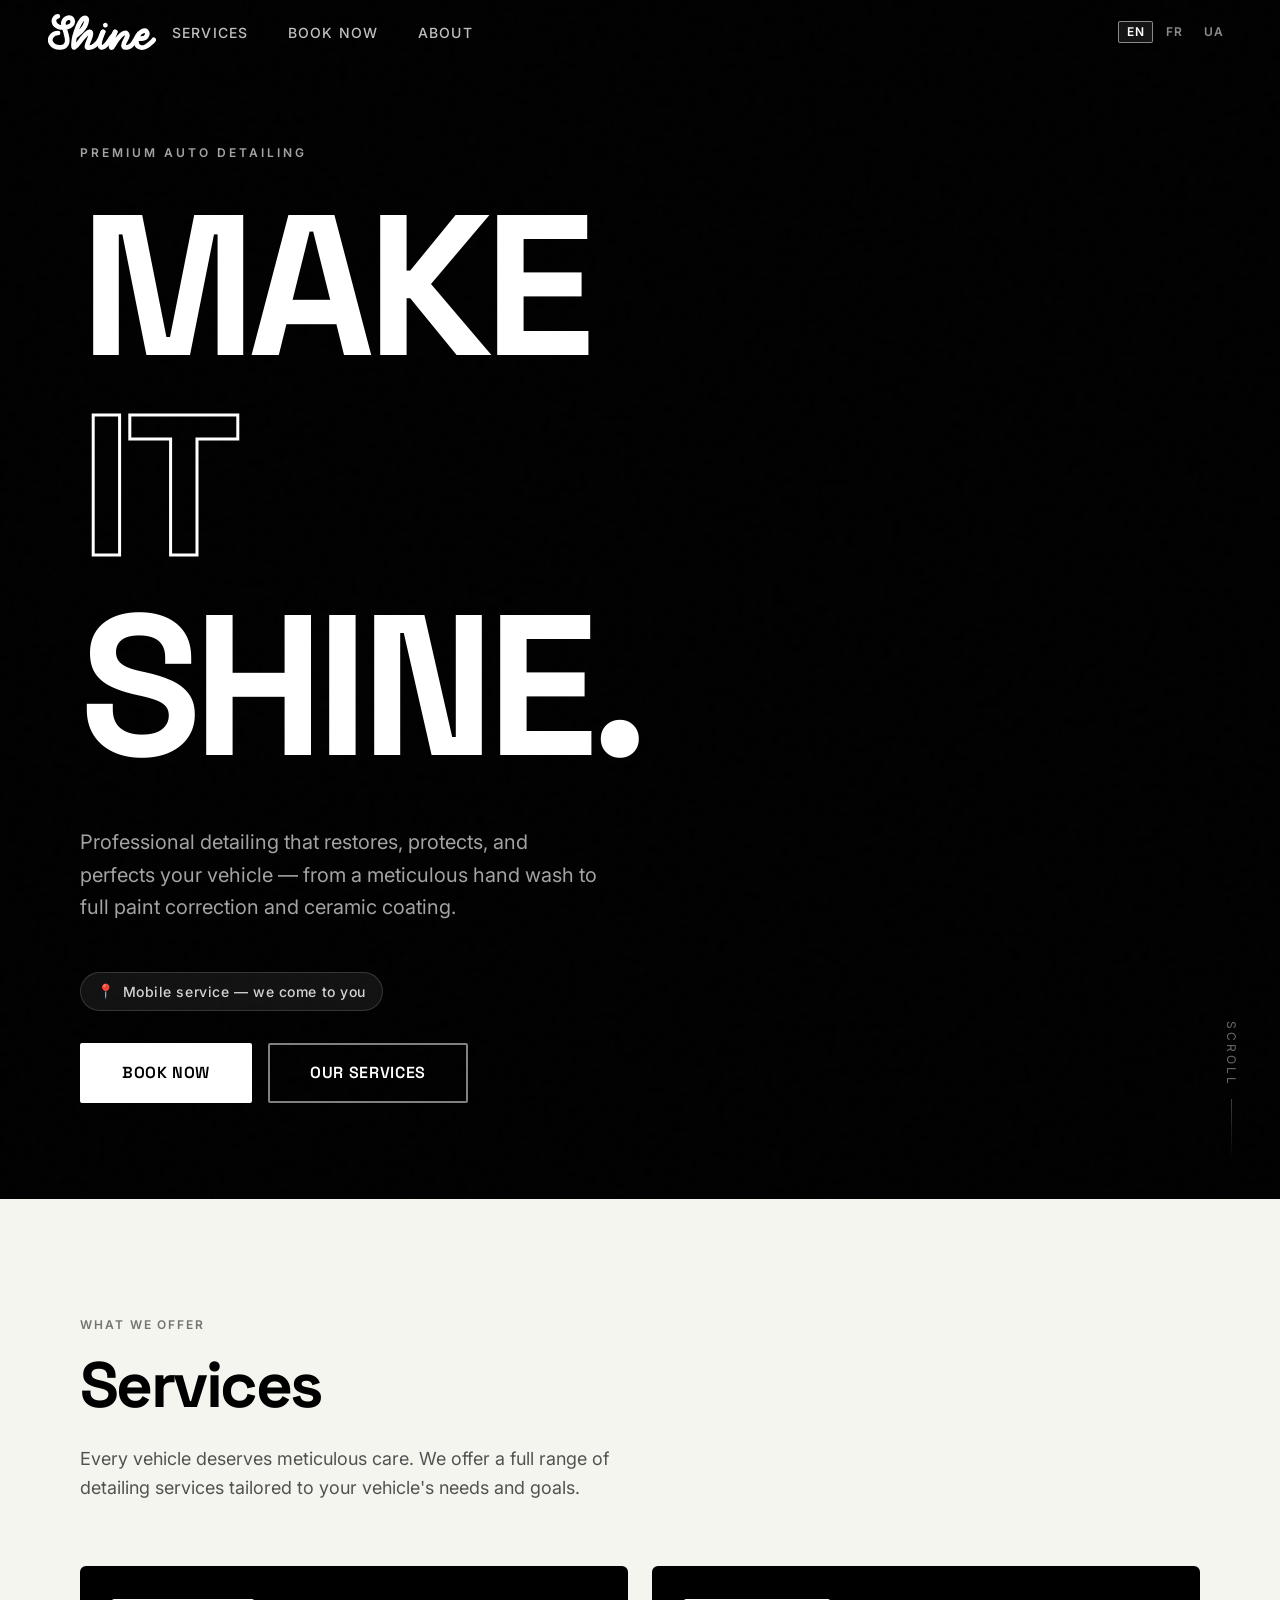
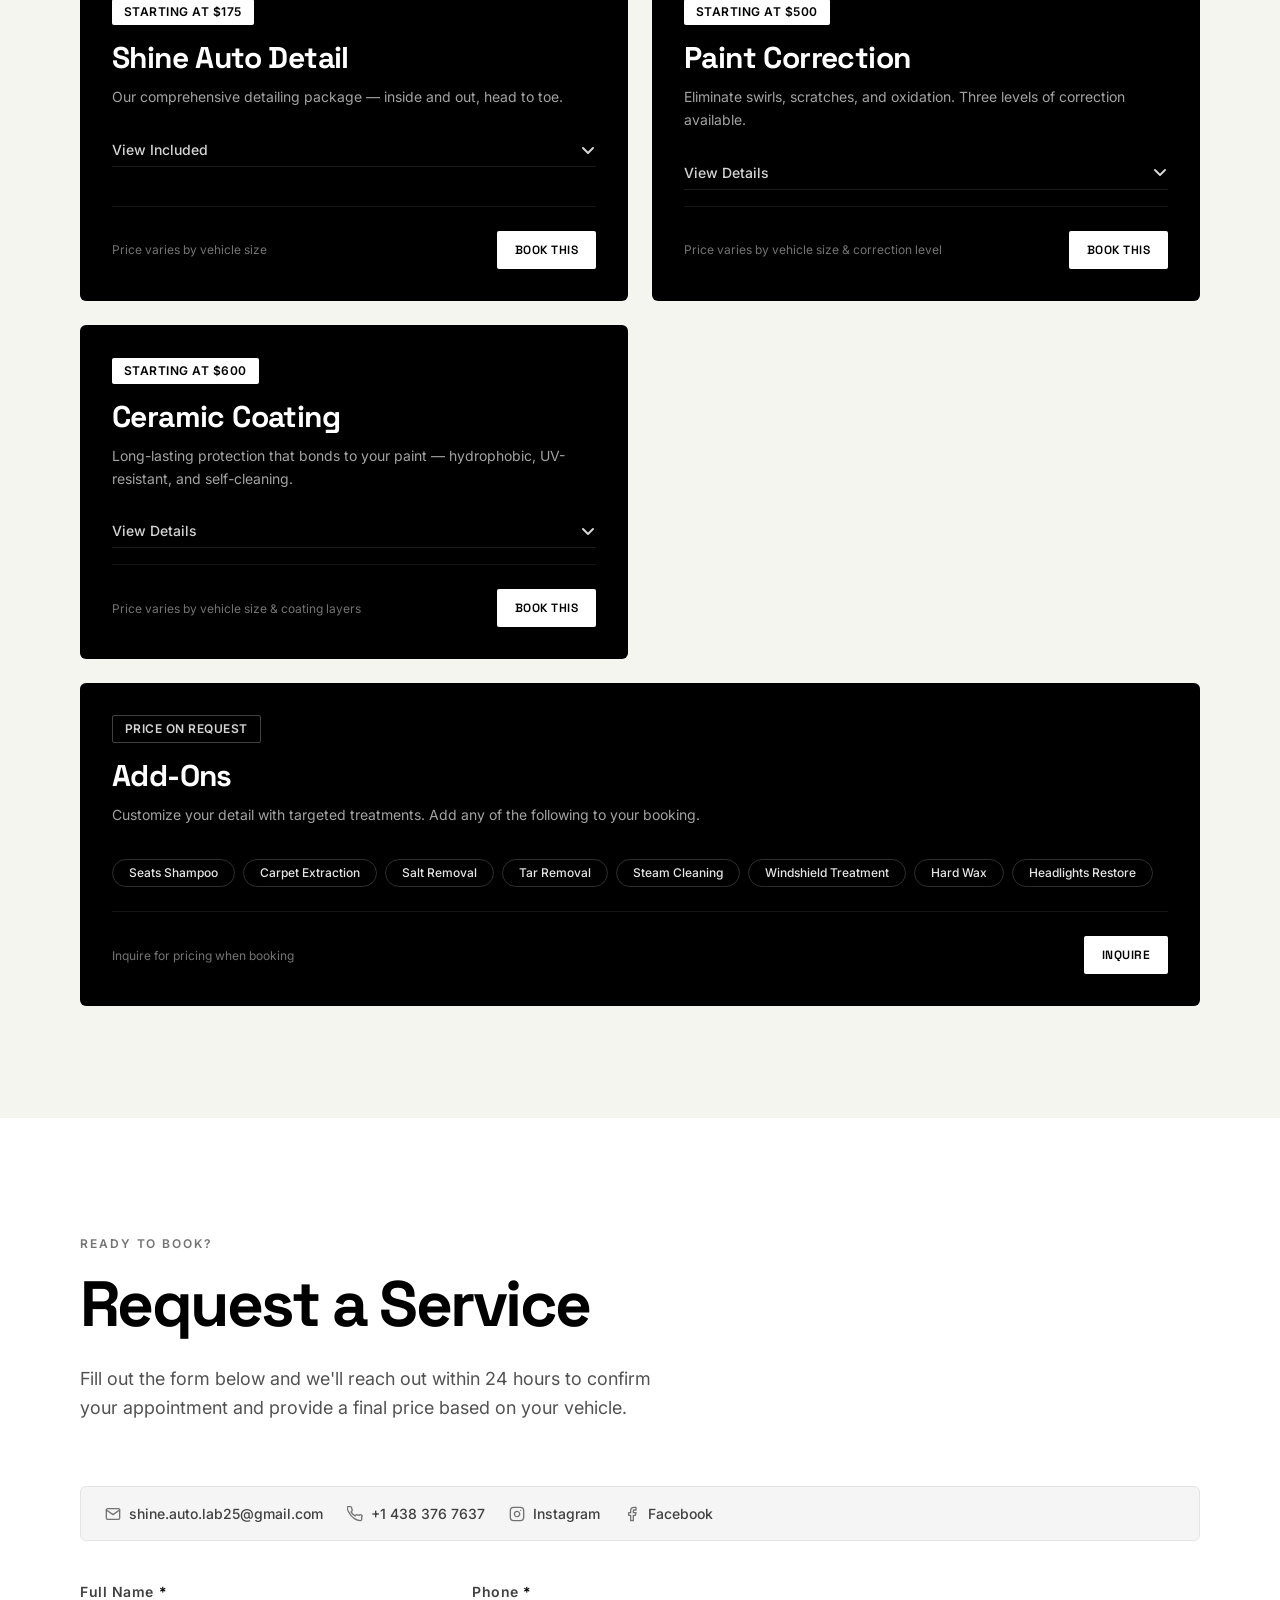
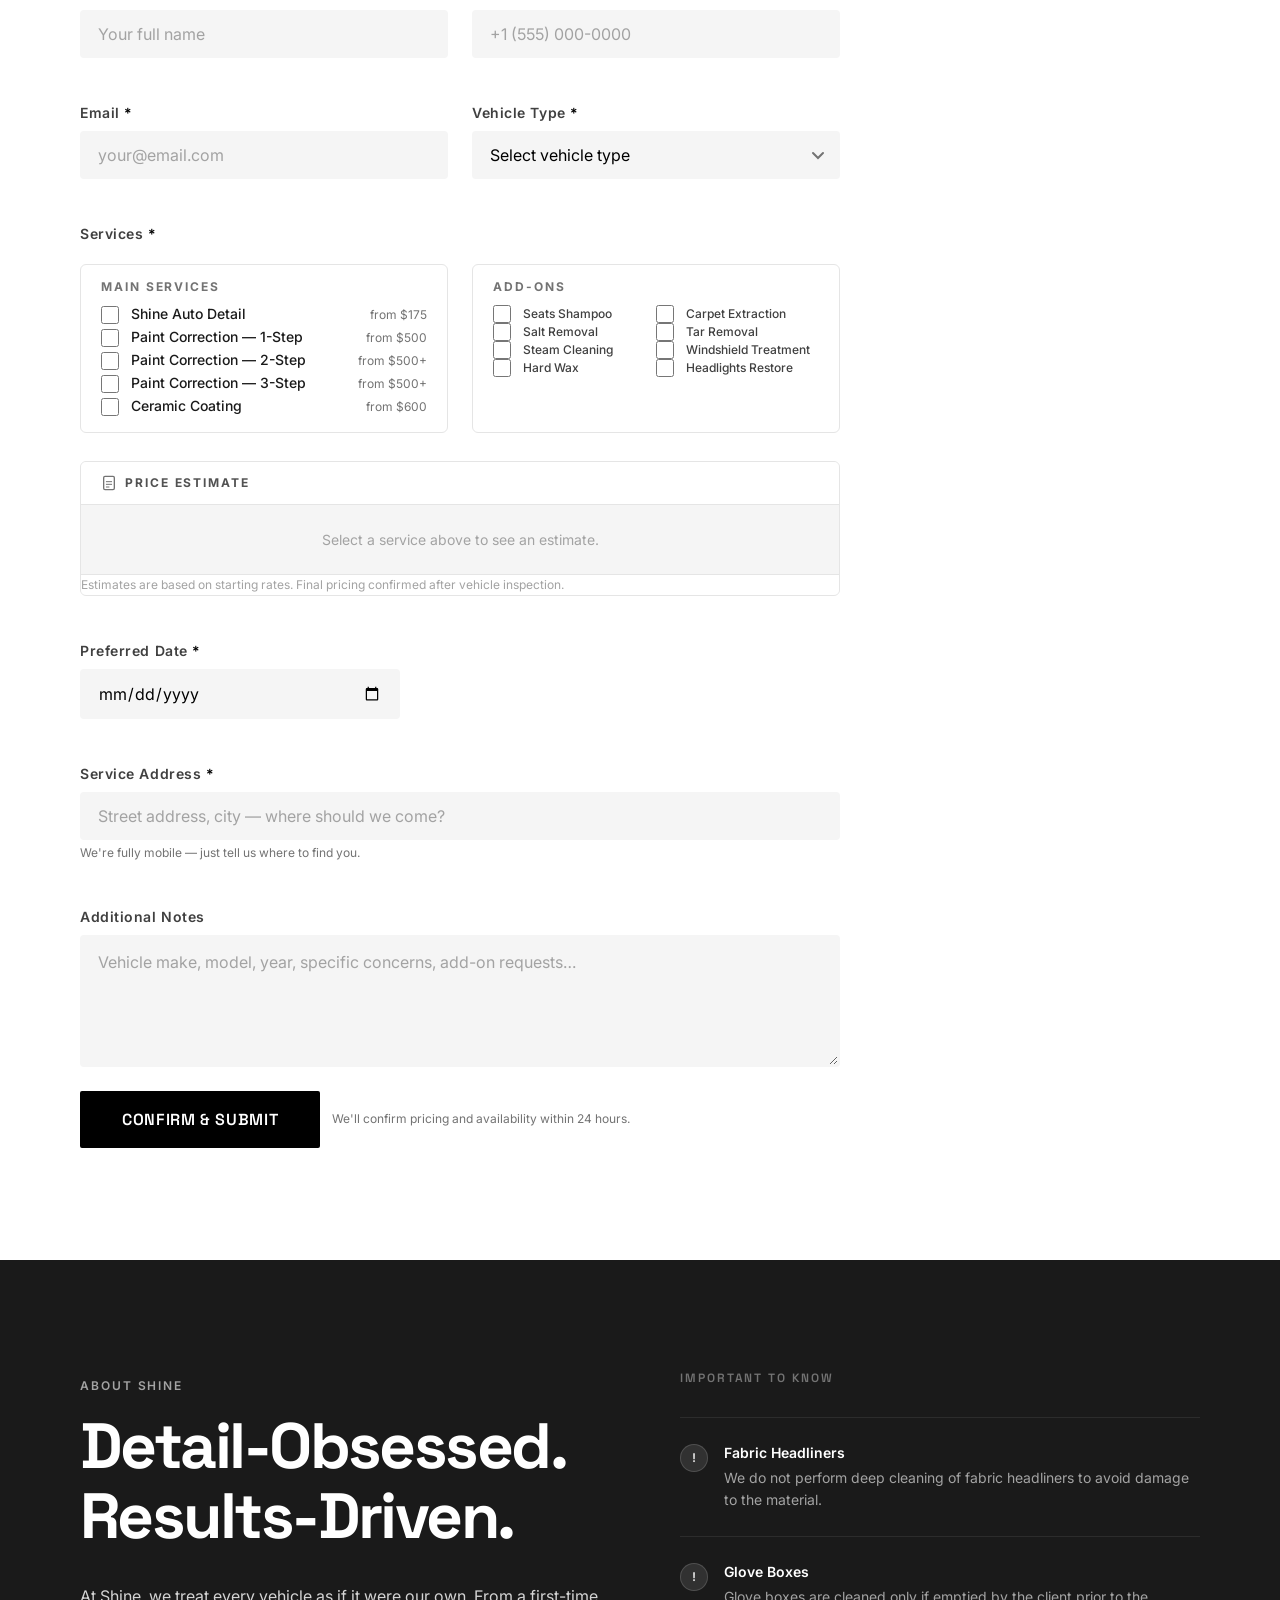
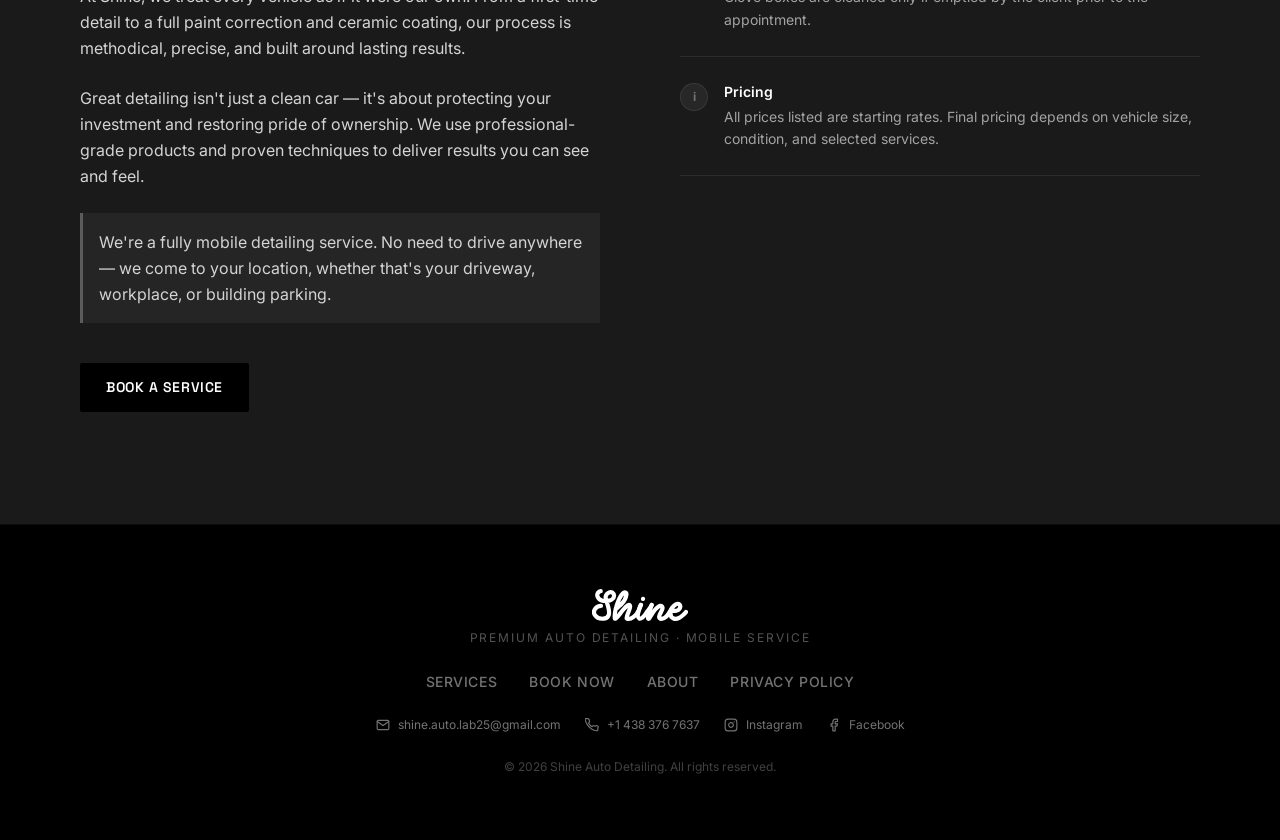
<file: index.html>
<!DOCTYPE html>
<html lang="en">
<head>
  <!-- Google tag (gtag.js) -->
<script async src="https://www.googletagmanager.com/gtag/js?id=AW-17400163594"></script>
<script>
  window.dataLayer = window.dataLayer || [];
  function gtag(){dataLayer.push(arguments);}
  gtag('js', new Date());

  gtag('config', 'AW-17400163594');
</script>
  <meta charset="UTF-8" />
  <meta name="viewport" content="width=device-width, initial-scale=1.0" />
  <title>Shine Auto Lab | Mobile Auto Detailing in Montreal</title>
  <meta name="description" content="Professional mobile auto detailing in Montreal. We come to you. Detailing, paint correction, ceramic coating. Book online at shine-autolab.com" />

  <meta name="google-site-verification" content="lnhhGAGw8b9mfGUsfbddnVS_8lV71uL23apL1sMlgTQ" />

  <meta property="og:title" content="Shine Auto Lab | Mobile Auto Detailing in Montreal" />
  <meta property="og:description" content="Professional mobile auto detailing in Montreal. We come to you." />
  <meta property="og:url" content="https://shine-autolab.com" />
  <meta property="og:type" content="website" />

  <script type="application/ld+json">
  {
    "@context": "https://schema.org",
    "@type": "LocalBusiness",
    "name": "Shine Auto Lab",
    "url": "https://shine-autolab.com",
    "telephone": "+14383767637",
    "email": "shine.auto.lab25@gmail.com",
    "serviceType": "Auto Detailing",
    "areaServed": "Montreal"
  }
  </script>

  <link rel="preconnect" href="https://fonts.googleapis.com" />
  <link rel="preconnect" href="https://fonts.gstatic.com" crossorigin />
  <link href="https://fonts.googleapis.com/css2?family=Space+Grotesk:wght@300;400;500;600;700&family=Inter:wght@300;400;500;600&display=swap" rel="stylesheet" />
  <link rel="stylesheet" href="styles.css" />

  <script>
  function gtag_report_conversion(url) {
    var callback = function () {
      if (typeof(url) != 'undefined') {
        window.location = url;
      }
    };
    gtag('event', 'conversion', {
        'send_to': 'AW-17400163594/oNOiCMq1qfwaEIrahelA',
        'transaction_id': '',
        'event_callback': callback
    });
    return false;
  }
  </script>
</head>
<body>

  <!-- ============================================================
       SITE HEADER
  ============================================================ -->
  <header class="site-header" id="site-header">
    <div class="header-inner">
      <a href="#" class="logo" id="logo-link" aria-label="Shine — home">
        <svg class="logo-svg" width="856" height="285" viewBox="0 0 856 285" fill="none" xmlns="http://www.w3.org/2000/svg" aria-hidden="true">
          <g clip-path="url(#clip0_50_222)">
            <path d="M77.4341 18.6673C57.7168 19.8806 43.8564 42.2464 47.4615 61.672C51.0666 81.0977 68.0888 95.9732 86.8844 102.063C107.512 108.749 129.889 106.52 150.972 103.51C171.727 100.547 195.003 83.2794 196.496 60.5987C198.025 37.3112 174.446 21.9924 153.387 30.4043C139.41 35.9812 126.517 49.2233 122.644 63.7954C117.884 81.7277 125.082 99.975 131.044 116.682C137.169 133.856 142.35 151.345 146.608 169.079C151.345 188.796 156.175 211.302 149.058 231.323C141.405 252.86 121.722 263.407 99.7415 264.585C70.5972 266.137 43.0047 258.122 26.1691 232.839C14.8171 215.782 16.8121 191.55 28.9225 175.356C40.6712 159.629 60.4119 150.575 79.8725 150.365" stroke="black" stroke-width="37.3346" stroke-miterlimit="10" stroke-linecap="round"/>
            <path d="M435.986 141.603C428.683 162.907 419.127 183.464 413.282 205.258C408.802 221.954 400.717 251.378 419.722 262.112C430.351 268.121 439.16 262.392 448.925 254.925C467.102 241.041 478.524 220.729 490.728 201.84C504.133 181.084 524.166 165.252 531.971 141.603" stroke="black" stroke-width="37.3346" stroke-miterlimit="10" stroke-linecap="round"/>
            <path d="M454.163 88.3312C454.222 88.0396 454.747 88.0862 454.77 88.3779C454.793 88.6696 454.268 88.7629 454.175 88.4829" stroke="black" stroke-width="37.3346" stroke-miterlimit="10" stroke-linecap="round"/>
            <path d="M711.515 171.214C703.383 183.453 685.206 214.837 677.074 227.076C670.716 236.654 657.555 250.41 647.521 256.022C637.476 261.622 609.615 270.419 602.615 261.295C600.375 258.367 599.068 254.82 598.263 251.215C592.815 226.597 630.103 193.755 628.504 168.601C628.189 163.584 626.964 158.334 623.476 154.717C619.66 150.773 613.687 149.502 608.25 150.272C602.813 151.042 597.808 153.608 593.106 156.432C556.203 178.564 534.188 224.882 510.06 260.502C507.925 263.664 503.842 267.164 500.89 264.737C499.455 263.559 499.21 261.47 499.163 259.604C498.825 245.486 502.337 223.949 507.108 210.66C515.392 187.63 523.676 164.61 531.948 141.58" stroke="black" stroke-width="37.3346" stroke-miterlimit="10" stroke-linecap="round"/>
            <path d="M211.139 179.346C221.931 170.094 232.723 160.854 243.515 151.602C250.037 146.013 256.57 140.413 262.637 134.323C285.376 111.49 302.69 80.771 306.715 48.5233C307.497 42.293 306.948 35.3395 300.637 32.271C294.64 29.3543 286.554 31.0927 280.954 34.1611C274.701 37.5912 269.824 43.0514 265.449 48.6749C244.343 75.8358 232.326 108.574 221.872 140.985C215.56 160.539 209.96 180.384 206.402 200.638C204.582 210.987 203.31 221.429 202.773 231.918C202.283 241.426 201.28 252.65 203.543 261.995C203.882 263.384 204.897 264.784 206.332 264.865C207.254 264.912 208.105 264.399 208.875 263.897C225.886 252.813 238.195 236.468 249.803 220.134C262.439 202.365 275.646 185.704 291.035 170.199C294.966 166.244 298.945 162.335 302.923 158.439C310.577 150.948 319.036 143.096 329.653 141.696C337.854 140.623 338.975 148.988 339.546 155.335C342.031 183.149 307.158 231.684 308.465 259.58C308.524 260.747 308.629 261.995 309.375 262.905C310.017 263.687 311.032 264.072 312 264.364C331.298 270.127 355.425 259.277 370.756 247.528C393.051 230.436 405.418 214.872 414.81 191.316C420.924 175.997 425.182 154.483 435.998 141.603" stroke="black" stroke-width="37.3346" stroke-miterlimit="10" stroke-linecap="round"/>
            <path d="M706.72 191.188C721.257 194.968 736.623 195.621 751.451 193.311C758.452 192.215 764.005 190.5 769.722 186.206C783.314 175.997 793.733 151.532 779.301 137.426C769.349 127.696 753.447 133.179 742.911 138.943C729.482 146.281 718.655 157.75 711.515 171.237C704.818 183.861 701.26 197.955 699.976 212.142C697.946 234.648 705.273 257.002 728.946 263.874C744.626 268.424 761.788 264.725 776.302 257.235C788.284 251.063 798.715 242.488 808.83 233.691C819.015 224.824 829.446 215.409 837.321 204.36" stroke="black" stroke-width="37.3346" stroke-miterlimit="10" stroke-linecap="round"/>
          </g>
          <defs>
            <clipPath id="clip0_50_222">
              <rect width="856" height="284.618" fill="white"/>
            </clipPath>
          </defs>
        </svg>
      </a>

      <nav class="main-nav" id="main-nav" aria-label="Main navigation">
        <ul class="nav-list">
          <li><a href="#services" class="nav-link" data-i18n="nav.services">Services</a></li>
          <li><a href="#booking"  class="nav-link" data-i18n="nav.bookNow">Book Now</a></li>
          <li><a href="#about"   class="nav-link" data-i18n="nav.about">About</a></li>
        </ul>
      </nav>

      <!-- Language Switcher -->
      <div class="lang-switcher" id="lang-switcher" aria-label="Language">
        <button class="lang-btn" data-lang="en" aria-label="Switch to English">EN</button>
        <button class="lang-btn" data-lang="fr" aria-label="Passer en français">FR</button>
        <button class="lang-btn" data-lang="ua" aria-label="Перейти на українську">UA</button>
      </div>

      <button class="hamburger" id="hamburger" aria-label="Toggle menu" aria-expanded="false" aria-controls="mobile-nav">
        <span class="hamburger-line"></span>
        <span class="hamburger-line"></span>
        <span class="hamburger-line"></span>
      </button>
    </div>

    <div class="mobile-nav" id="mobile-nav" aria-hidden="true">
      <ul class="mobile-nav-list">
        <li><a href="#services" class="mobile-nav-link" data-i18n="nav.services">Services</a></li>
        <li><a href="#booking"  class="mobile-nav-link" data-i18n="nav.bookNow">Book Now</a></li>
        <li><a href="#about"   class="mobile-nav-link" data-i18n="nav.about">About</a></li>
      </ul>
      <div class="mobile-lang-switcher">
        <button class="lang-btn" data-lang="en" aria-label="Switch to English">EN</button>
        <button class="lang-btn" data-lang="fr" aria-label="Passer en français">FR</button>
        <button class="lang-btn" data-lang="ua" aria-label="Перейти на українську">UA</button>
      </div>
    </div>
  </header>

  <!-- ============================================================
       MAIN SITE CONTENT
  ============================================================ -->
  <main id="main-content">

    <!-- ─── HERO ─────────────────────────────────────────── -->
    <section class="hero" id="hero" aria-label="Hero">
      <div class="hero-inner">
        <p class="hero-eyebrow" data-i18n="hero.eyebrow">Premium Auto Detailing</p>
        <h1 class="hero-title" aria-label="Make it shine.">
          <span class="hero-title-line">MAKE</span>
          <span class="hero-title-line hero-title-line--outline">IT</span>
          <span class="hero-title-line">SHINE.</span>
        </h1>
        <p class="hero-subtitle" data-i18n="hero.subtitle">
          Professional detailing that restores, protects, and perfects your vehicle —
          from a meticulous hand wash to full paint correction and ceramic coating.
        </p>
        <div class="hero-mobile-badge">
          <span class="hero-mobile-badge-dot" aria-hidden="true">📍</span>
          <span data-i18n="hero.badge">Mobile service — we come to you</span>
        </div>
        <div class="hero-cta">
          <a href="#booking"  class="btn btn-white btn-lg" data-i18n="hero.bookNow">Book Now</a>
          <a href="#services" class="btn btn-outline btn-lg" data-i18n="hero.ourServices">Our Services</a>
        </div>
      </div>
      <div class="hero-scroll">
        <span class="hero-scroll-label" data-i18n="hero.scroll">Scroll</span>
        <div class="hero-scroll-line"></div>
      </div>
    </section>

    <!-- ─── SERVICES ─────────────────────────────────────── -->
    <section class="services" id="services" aria-label="Services">
      <div class="section-inner">
        <header class="section-header">
          <span class="section-tag" data-i18n="services.tag">What We Offer</span>
          <h2 class="section-title" data-i18n="services.title">Services</h2>
          <p class="section-subtitle" data-i18n="services.subtitle">
            Every vehicle deserves meticulous care. We offer a full range of detailing
            services tailored to your vehicle's needs and goals.
          </p>
        </header>

        <div class="services-grid">

          <!-- Card 1: Shine Auto Detail -->
          <article class="service-card js-animate" data-service="detail">
            <div class="service-card-inner">
              <div class="service-card-top">
                <span class="service-price-badge" data-i18n="service.detail.price">Starting at $175</span>
                <h3 class="service-name" data-i18n="service.detail.name">Shine Auto Detail</h3>
                <p class="service-tagline" data-i18n="service.detail.tagline">Our comprehensive detailing package — inside and out, head to toe.</p>
              </div>

              <button class="service-expand-btn" aria-expanded="false" aria-controls="detail-details">
                <span class="expand-label" data-i18n="service.detail.expand">View Included</span>
                <svg class="expand-icon" width="16" height="16" viewBox="0 0 16 16" fill="none" aria-hidden="true">
                  <path d="M3 6L8 11L13 6" stroke="currentColor" stroke-width="2" stroke-linecap="round" stroke-linejoin="round"/>
                </svg>
              </button>

              <div class="service-details" id="detail-details" hidden>
                <ul class="service-includes">
                  <li data-i18n="service.detail.include.prewash">Pre-wash treatment</li>
                  <li data-i18n="service.detail.include.handwash">Hand wash</li>
                  <li data-i18n="service.detail.include.iron">Iron removal</li>
                  <li data-i18n="service.detail.include.rims">Rim &amp; tire cleaning</li>
                  <li data-i18n="service.detail.include.garbage">Garbage removal</li>
                  <li data-i18n="service.detail.include.mats">Rubber mat cleaning</li>
                  <li data-i18n="service.detail.include.vacuum">Vacuum &amp; fabric shampoo</li>
                  <li data-i18n="service.detail.include.leather">Leather conditioning</li>
                  <li data-i18n="service.detail.include.plastic">Plastic protection</li>
                  <li data-i18n="service.detail.include.windows">Window &amp; mirror cleaning</li>
                  <li data-i18n="service.detail.include.doorjamb">Door jamb &amp; trunk cleaning</li>
                </ul>
              </div>

              <div class="service-card-footer">
                <span class="service-price-note" data-i18n="service.detail.priceNote">Price varies by vehicle size</span>
                <a href="#booking" class="btn btn-sm btn-white" data-i18n="service.detail.book">Book This</a>
              </div>
            </div>
          </article>

          <!-- Card 2: Paint Correction -->
          <article class="service-card js-animate" data-service="paint">
            <div class="service-card-inner">
              <div class="service-card-top">
                <span class="service-price-badge" data-i18n="service.paint.price">Starting at $500</span>
                <h3 class="service-name" data-i18n="service.paint.name">Paint Correction</h3>
                <p class="service-tagline" data-i18n="service.paint.tagline">Eliminate swirls, scratches, and oxidation. Three levels of correction available.</p>
              </div>

              <button class="service-expand-btn" aria-expanded="false" aria-controls="paint-details">
                <span class="expand-label" data-i18n="service.paint.expand">View Details</span>
                <svg class="expand-icon" width="16" height="16" viewBox="0 0 16 16" fill="none" aria-hidden="true">
                  <path d="M3 6L8 11L13 6" stroke="currentColor" stroke-width="2" stroke-linecap="round" stroke-linejoin="round"/>
                </svg>
              </button>

              <div class="service-details" id="paint-details" hidden>
                <div class="service-tiers">
                  <div class="tier">
                    <span class="tier-badge" data-i18n="service.paint.1step">1-Step</span>
                    <span class="tier-desc" data-i18n="service.paint.1stepDesc">Light polish — removes light swirls and minor surface scratches</span>
                  </div>
                  <div class="tier">
                    <span class="tier-badge" data-i18n="service.paint.2step">2-Step</span>
                    <span class="tier-desc" data-i18n="service.paint.2stepDesc">Medium polish — targets deeper swirls and moderate paint defects</span>
                  </div>
                  <div class="tier">
                    <span class="tier-badge" data-i18n="service.paint.3step">3-Step</span>
                    <span class="tier-desc" data-i18n="service.paint.3stepDesc">Full correction — maximum paint restoration and clarity</span>
                  </div>
                </div>
                <p class="service-includes-note" data-i18n="service.paint.includes">All correction packages include:</p>
                <ul class="service-includes">
                  <li data-i18n="service.paint.include.wash">Two-step wash</li>
                  <li data-i18n="service.paint.include.iron">Iron &amp; tar removal</li>
                  <li data-i18n="service.paint.include.clay">Clay bar treatment</li>
                </ul>
              </div>

              <div class="service-card-footer">
                <span class="service-price-note" data-i18n="service.paint.priceNote">Price varies by vehicle size &amp; correction level</span>
                <a href="#booking" class="btn btn-sm btn-white" data-i18n="service.paint.book">Book This</a>
              </div>
            </div>
          </article>

          <!-- Card 3: Ceramic Coating -->
          <article class="service-card js-animate" data-service="ceramic">
            <div class="service-card-inner">
              <div class="service-card-top">
                <span class="service-price-badge" data-i18n="service.ceramic.price">Starting at $600</span>
                <h3 class="service-name" data-i18n="service.ceramic.name">Ceramic Coating</h3>
                <p class="service-tagline" data-i18n="service.ceramic.tagline">Long-lasting protection that bonds to your paint — hydrophobic, UV-resistant, and self-cleaning.</p>
              </div>

              <button class="service-expand-btn" aria-expanded="false" aria-controls="ceramic-details">
                <span class="expand-label" data-i18n="service.ceramic.expand">View Details</span>
                <svg class="expand-icon" width="16" height="16" viewBox="0 0 16 16" fill="none" aria-hidden="true">
                  <path d="M3 6L8 11L13 6" stroke="currentColor" stroke-width="2" stroke-linecap="round" stroke-linejoin="round"/>
                </svg>
              </button>

              <div class="service-details" id="ceramic-details" hidden>
                <ul class="service-includes">
                  <li data-i18n="service.ceramic.include.formula">Professional-grade nano-ceramic formula</li>
                  <li data-i18n="service.ceramic.include.applied">Applied after full decontamination wash</li>
                  <li data-i18n="service.ceramic.include.protection">Multi-year protection</li>
                  <li data-i18n="service.ceramic.include.hydro">Hydrophobic &amp; UV-resistant finish</li>
                  <li data-i18n="service.ceramic.include.gloss">Enhances gloss and depth</li>
                  <li data-i18n="service.ceramic.include.contact">Contact us to discuss your vehicle and goals</li>
                </ul>
              </div>

              <div class="service-card-footer">
                <span class="service-price-note" data-i18n="service.ceramic.priceNote">Price varies by vehicle size &amp; coating layers</span>
                <a href="#booking" class="btn btn-sm btn-white" data-i18n="service.ceramic.book">Book This</a>
              </div>
            </div>
          </article>

          <!-- Card 4: Add-Ons -->
          <article class="service-card service-card--addons js-animate" data-service="addons">
            <div class="service-card-inner">
              <div class="service-card-top">
                <span class="service-price-badge service-price-badge--outline" data-i18n="service.addons.price">Price on Request</span>
                <h3 class="service-name" data-i18n="service.addons.name">Add-Ons</h3>
                <p class="service-tagline" data-i18n="service.addons.tagline">Customize your detail with targeted treatments. Add any of the following to your booking.</p>
              </div>

              <div class="addons-grid">
                <span class="addon-tag" data-i18n="addon.seats">Seats Shampoo</span>
                <span class="addon-tag" data-i18n="addon.carpet">Carpet Extraction</span>
                <span class="addon-tag" data-i18n="addon.salt">Salt Removal</span>
                <span class="addon-tag" data-i18n="addon.tar">Tar Removal</span>
                <span class="addon-tag" data-i18n="addon.steam">Steam Cleaning</span>
                <span class="addon-tag" data-i18n="addon.windshield">Windshield Treatment</span>
                <span class="addon-tag" data-i18n="addon.wax">Hard Wax</span>
                <span class="addon-tag" data-i18n="addon.headlights">Headlights Restore</span>
              </div>

              <div class="service-card-footer">
                <span class="service-price-note" data-i18n="service.addons.priceNote">Inquire for pricing when booking</span>
                <a href="#booking" class="btn btn-sm btn-white" data-i18n="service.addons.inquire">Inquire</a>
              </div>
            </div>
          </article>

        </div><!-- /.services-grid -->
      </div><!-- /.section-inner -->
    </section>

    <!-- ─── BOOKING ───────────────────────────────────────── -->
    <section class="booking" id="booking" aria-label="Book a service">
      <div class="section-inner">
        <header class="section-header">
          <span class="section-tag" data-i18n="booking.tag">Ready to Book?</span>
          <h2 class="section-title" data-i18n="booking.title">Request a Service</h2>
          <p class="section-subtitle" data-i18n="booking.subtitle">
            Fill out the form below and we'll reach out within 24 hours to confirm your appointment
            and provide a final price based on your vehicle.
          </p>
        </header>

        <!-- Contact strip -->
        <div class="booking-contact-strip">
          <a href="mailto:shine.auto.lab25@gmail.com" class="contact-link">
            <svg width="16" height="16" viewBox="0 0 24 24" fill="none" aria-hidden="true"><path d="M4 4h16c1.1 0 2 .9 2 2v12c0 1.1-.9 2-2 2H4c-1.1 0-2-.9-2-2V6c0-1.1.9-2 2-2z" stroke="currentColor" stroke-width="2" stroke-linecap="round" stroke-linejoin="round"/><polyline points="22,6 12,13 2,6" stroke="currentColor" stroke-width="2" stroke-linecap="round" stroke-linejoin="round"/></svg>
            shine.auto.lab25@gmail.com
          </a>
          <a href="tel:+14383767637" class="contact-link">
            <svg width="16" height="16" viewBox="0 0 24 24" fill="none" aria-hidden="true"><path d="M22 16.92v3a2 2 0 01-2.18 2 19.79 19.79 0 01-8.63-3.07A19.5 19.5 0 013.07 9.81a19.79 19.79 0 01-3.07-8.67A2 2 0 012 1h3a2 2 0 012 1.72c.127.96.361 1.903.7 2.81a2 2 0 01-.45 2.11L6.09 8.91a16 16 0 006 6l1.27-1.27a2 2 0 012.11-.45c.907.339 1.85.573 2.81.7A2 2 0 0122 16.92z" stroke="currentColor" stroke-width="2" stroke-linecap="round" stroke-linejoin="round"/></svg>
            +1 438 376 7637
          </a>
          <a href="https://www.instagram.com/shine.auto.lab" target="_blank" rel="noopener" class="contact-link">
            <svg width="16" height="16" viewBox="0 0 24 24" fill="none" aria-hidden="true"><rect x="2" y="2" width="20" height="20" rx="5" ry="5" stroke="currentColor" stroke-width="2" stroke-linecap="round" stroke-linejoin="round"/><path d="M16 11.37A4 4 0 1112.63 8 4 4 0 0116 11.37z" stroke="currentColor" stroke-width="2" stroke-linecap="round" stroke-linejoin="round"/><line x1="17.5" y1="6.5" x2="17.51" y2="6.5" stroke="currentColor" stroke-width="2" stroke-linecap="round" stroke-linejoin="round"/></svg>
            Instagram
          </a>
          <a href="https://www.facebook.com/share/1FL6Mfw4Yw/" target="_blank" rel="noopener" class="contact-link">
            <svg width="16" height="16" viewBox="0 0 24 24" fill="none" aria-hidden="true"><path d="M18 2h-3a5 5 0 00-5 5v3H7v4h3v8h4v-8h3l1-4h-4V7a1 1 0 011-1h3z" stroke="currentColor" stroke-width="2" stroke-linecap="round" stroke-linejoin="round"/></svg>
            Facebook
          </a>
        </div>

        <div class="booking-content">
          <!-- Form -->
          <form class="booking-form" id="booking-form" novalidate aria-label="Service request form">

            <div class="form-row">
              <div class="form-group">
                <label class="form-label" for="f-name"><span data-i18n="form.name">Full Name</span> <span class="required" aria-hidden="true">*</span></label>
                <input type="text" id="f-name" name="clientName" class="form-input"
                       placeholder="Your full name" data-i18n-placeholder="form.namePl"
                       autocomplete="name" required />
                <span class="form-error" role="alert" aria-live="polite"></span>
              </div>
              <div class="form-group">
                <label class="form-label" for="f-phone"><span data-i18n="form.phone">Phone</span> <span class="required" aria-hidden="true">*</span></label>
                <input type="tel" id="f-phone" name="clientPhone" class="form-input"
                       placeholder="+1 (555) 000-0000" autocomplete="tel" required />
                <span class="form-error" role="alert" aria-live="polite"></span>
              </div>
            </div>

            <div class="form-row">
              <div class="form-group">
                <label class="form-label" for="f-email"><span data-i18n="form.email">Email</span> <span class="required" aria-hidden="true">*</span></label>
                <input type="email" id="f-email" name="clientEmail" class="form-input"
                       placeholder="your@email.com" autocomplete="email" required />
                <span class="form-error" role="alert" aria-live="polite"></span>
              </div>
              <div class="form-group">
                <label class="form-label" for="f-vehicle"><span data-i18n="form.vehicle">Vehicle Type</span> <span class="required" aria-hidden="true">*</span></label>
                <select id="f-vehicle" name="vehicleType" class="form-input form-select" required>
                  <option value="" data-i18n="form.vehiclePlaceholder">Select vehicle type</option>
                  <option value="Sedan"              data-i18n="vehicle.sedan">Sedan</option>
                  <option value="Coupe"              data-i18n="vehicle.coupe">Coupe</option>
                  <option value="Hatchback"          data-i18n="vehicle.hatchback">Hatchback</option>
                  <option value="SUV / Crossover"    data-i18n="vehicle.suv">SUV / Crossover</option>
                  <option value="Truck / Pickup"     data-i18n="vehicle.truck">Truck / Pickup</option>
                  <option value="Minivan / Van"      data-i18n="vehicle.minivan">Minivan / Van</option>
                  <option value="Sports Car / Exotic" data-i18n="vehicle.sports">Sports Car / Exotic</option>
                  <option value="Other"              data-i18n="vehicle.other">Other</option>
                </select>
                <span class="form-error" role="alert" aria-live="polite"></span>
              </div>
            </div>

            <!-- Service Selection (checkboxes) -->
            <div class="form-group form-group--full" id="fg-service">
              <label class="form-label"><span data-i18n="form.service">Services</span> <span class="required" aria-hidden="true">*</span></label>

              <div class="service-checkboxes">

                <!-- Main Services -->
                <div class="checkbox-group">
                  <p class="checkbox-group-label" data-i18n="form.mainServices">Main Services</p>

                  <label class="checkbox-item">
                    <input type="checkbox" class="cb-main" value="detail" />
                    <span class="cb-label-wrap">
                      <span class="cb-name" data-i18n="mainservice.detail">Shine Auto Detail</span>
                      <span class="cb-from" data-i18n="mainservice.detail.from">from $175</span>
                    </span>
                  </label>

                  <label class="checkbox-item">
                    <input type="checkbox" class="cb-main" value="paint1" />
                    <span class="cb-label-wrap">
                      <span class="cb-name" data-i18n="mainservice.paint1">Paint Correction — 1-Step</span>
                      <span class="cb-from" data-i18n="mainservice.paint1.from">from $500</span>
                    </span>
                  </label>

                  <label class="checkbox-item">
                    <input type="checkbox" class="cb-main" value="paint2" />
                    <span class="cb-label-wrap">
                      <span class="cb-name" data-i18n="mainservice.paint2">Paint Correction — 2-Step</span>
                      <span class="cb-from" data-i18n="mainservice.paint2.from">from $500+</span>
                    </span>
                  </label>

                  <label class="checkbox-item">
                    <input type="checkbox" class="cb-main" value="paint3" />
                    <span class="cb-label-wrap">
                      <span class="cb-name" data-i18n="mainservice.paint3">Paint Correction — 3-Step</span>
                      <span class="cb-from" data-i18n="mainservice.paint3.from">from $500+</span>
                    </span>
                  </label>

                  <label class="checkbox-item">
                    <input type="checkbox" class="cb-main" value="ceramic" />
                    <span class="cb-label-wrap">
                      <span class="cb-name" data-i18n="mainservice.ceramic">Ceramic Coating</span>
                      <span class="cb-from" data-i18n="mainservice.ceramic.from">from $600</span>
                    </span>
                  </label>
                </div>

                <!-- Add-Ons -->
                <div class="checkbox-group checkbox-group--addons">
                  <p class="checkbox-group-label" data-i18n="form.addOns">Add-Ons <span class="checkbox-group-note" data-i18n="form.addOnsNote">(price on request)</span></p>
                  <div class="checkbox-addons-grid">
                    <label class="checkbox-item checkbox-item--addon">
                      <input type="checkbox" class="cb-addon" value="seats-shampoo" />
                      <span data-i18n="addon.seats">Seats Shampoo</span>
                    </label>
                    <label class="checkbox-item checkbox-item--addon">
                      <input type="checkbox" class="cb-addon" value="carpet-extraction" />
                      <span data-i18n="addon.carpet">Carpet Extraction</span>
                    </label>
                    <label class="checkbox-item checkbox-item--addon">
                      <input type="checkbox" class="cb-addon" value="salt-removal" />
                      <span data-i18n="addon.salt">Salt Removal</span>
                    </label>
                    <label class="checkbox-item checkbox-item--addon">
                      <input type="checkbox" class="cb-addon" value="tar-removal" />
                      <span data-i18n="addon.tar">Tar Removal</span>
                    </label>
                    <label class="checkbox-item checkbox-item--addon">
                      <input type="checkbox" class="cb-addon" value="steam-cleaning" />
                      <span data-i18n="addon.steam">Steam Cleaning</span>
                    </label>
                    <label class="checkbox-item checkbox-item--addon">
                      <input type="checkbox" class="cb-addon" value="windshield-treatment" />
                      <span data-i18n="addon.windshield">Windshield Treatment</span>
                    </label>
                    <label class="checkbox-item checkbox-item--addon">
                      <input type="checkbox" class="cb-addon" value="hard-wax" />
                      <span data-i18n="addon.wax">Hard Wax</span>
                    </label>
                    <label class="checkbox-item checkbox-item--addon">
                      <input type="checkbox" class="cb-addon" value="headlights-restore" />
                      <span data-i18n="addon.headlights">Headlights Restore</span>
                    </label>
                  </div>
                </div>

              </div><!-- /.service-checkboxes -->

              <!-- Price Calculator Widget -->
              <div class="price-calc" id="price-calc">
                <div class="calc-header">
                  <svg width="16" height="16" viewBox="0 0 24 24" fill="none" aria-hidden="true">
                    <rect x="4" y="2" width="16" height="20" rx="2" stroke="currentColor" stroke-width="2"/>
                    <line x1="8" y1="10" x2="16" y2="10" stroke="currentColor" stroke-width="1.5" stroke-linecap="round"/>
                    <line x1="8" y1="14" x2="16" y2="14" stroke="currentColor" stroke-width="1.5" stroke-linecap="round"/>
                    <line x1="8" y1="18" x2="12" y2="18" stroke="currentColor" stroke-width="1.5" stroke-linecap="round"/>
                  </svg>
                  <span class="calc-title" data-i18n="calc.title">Price Estimate</span>
                </div>
                <div class="calc-body">
                  <p class="calc-empty" id="calc-empty" data-i18n="calc.noService">Select a service above to see an estimate.</p>
                  <div class="calc-lines" id="calc-lines" hidden></div>
                  <p class="calc-addons-note" id="calc-addons-note" hidden></p>
                  <div class="calc-total-row" id="calc-total-row" hidden>
                    <span class="calc-total-label" data-i18n="calc.total">Estimated Total</span>
                    <strong class="calc-total-value" id="calc-total-value"></strong>
                  </div>
                </div>
                <p class="calc-disclaimer" data-i18n="calc.disclaimer">Estimates are based on starting rates. Final pricing confirmed after vehicle inspection.</p>
              </div><!-- /.price-calc -->

              <span class="form-error" id="service-error" role="alert" aria-live="polite"></span>
            </div>

            <div class="form-row">
              <div class="form-group">
                <label class="form-label" for="f-date"><span data-i18n="form.date">Preferred Date</span> <span class="required" aria-hidden="true">*</span></label>
                <input type="date" id="f-date" name="preferredDate" class="form-input" required />
                <span class="form-error" role="alert" aria-live="polite"></span>
              </div>
            </div>

            <div class="form-group form-group--full">
              <label class="form-label" for="f-address"><span data-i18n="form.address">Service Address</span> <span class="required" aria-hidden="true">*</span></label>
              <input type="text" id="f-address" name="serviceAddress" class="form-input"
                     placeholder="Street address, city — where should we come?"
                     data-i18n-placeholder="form.addressPlaceholder"
                     autocomplete="street-address" required />
              <span class="form-hint" data-i18n="form.addressHint">We're fully mobile — just tell us where to find you.</span>
              <span class="form-error" role="alert" aria-live="polite"></span>
            </div>

            <div class="form-group form-group--full">
              <label class="form-label" for="f-notes"><span data-i18n="form.notes">Additional Notes</span></label>
              <textarea id="f-notes" name="notes" class="form-input form-textarea"
                        placeholder="Vehicle make, model, year, specific concerns, add-on requests…"
                        data-i18n-placeholder="form.notesPl"
                        rows="4"></textarea>
            </div>

            <div class="form-submit-row">
              <button type="submit" class="btn btn-primary btn-lg" data-i18n="form.submit">Submit Request</button>
              <p class="form-disclaimer" data-i18n="form.disclaimer">We'll confirm pricing and availability within 24 hours.</p>
            </div>

          </form>

          <!-- Success state -->
          <div class="booking-success" id="booking-success" hidden aria-live="polite">
            <div class="success-icon" aria-hidden="true">✓</div>
            <h3 class="success-title" data-i18n="success.title">Request Received!</h3>
            <p class="success-msg" data-i18n="success.msg">
              Thank you for choosing Shine. We'll reach out within 24 hours to confirm
              your appointment and provide final pricing.
            </p>
            <button class="btn btn-primary" id="btn-book-another" data-i18n="success.another">Submit Another Request</button>
          </div>
        </div>

      </div>
    </section>

    <!-- ─── ABOUT ──────────────────────────────────────────── -->
    <section class="about" id="about" aria-label="About Shine">
      <div class="section-inner">
        <div class="about-grid">

          <div class="about-content js-animate">
            <span class="section-tag section-tag--light" data-i18n="about.tag">About Shine</span>
            <h2 class="section-title" data-i18n-html="about.title">Detail-Obsessed.<br>Results-Driven.</h2>
            <p class="about-text" data-i18n="about.p1">
              At Shine, we treat every vehicle as if it were our own. From a first-time detail to a full
              paint correction and ceramic coating, our process is methodical, precise, and built around
              lasting results.
            </p>
            <p class="about-text" data-i18n="about.p2">
              Great detailing isn't just a clean car — it's about protecting your investment and restoring
              pride of ownership. We use professional-grade products and proven techniques to deliver results
              you can see and feel.
            </p>
            <p class="about-text about-text--mobile" data-i18n="about.p3">
              We're a fully mobile detailing service. No need to drive anywhere — we come to your location, whether that's your driveway, workplace, or building parking.
            </p>
            <a href="#booking" class="btn btn-primary" data-i18n="about.book">Book a Service</a>
          </div>

          <div class="about-notices js-animate">
            <h3 class="notices-title" data-i18n="about.notices">Important to Know</h3>

            <div class="notice-item">
              <div class="notice-badge notice-badge--warn" aria-hidden="true">!</div>
              <div class="notice-body">
                <strong data-i18n="about.notice1.title">Fabric Headliners</strong>
                <p data-i18n="about.notice1.body">We do not perform deep cleaning of fabric headliners to avoid damage to the material.</p>
              </div>
            </div>

            <div class="notice-item">
              <div class="notice-badge notice-badge--warn" aria-hidden="true">!</div>
              <div class="notice-body">
                <strong data-i18n="about.notice2.title">Glove Boxes</strong>
                <p data-i18n="about.notice2.body">Glove boxes are cleaned only if emptied by the client prior to the appointment.</p>
              </div>
            </div>

            <div class="notice-item">
              <div class="notice-badge notice-badge--info" aria-hidden="true">i</div>
              <div class="notice-body">
                <strong data-i18n="about.notice3.title">Pricing</strong>
                <p data-i18n="about.notice3.body">All prices listed are starting rates. Final pricing depends on vehicle size, condition, and selected services.</p>
              </div>
            </div>

          </div>

        </div>
      </div>
    </section>

  </main>

  <!-- ============================================================
       SITE FOOTER
  ============================================================ -->
  <footer class="site-footer" aria-label="Site footer">
    <div class="footer-inner">
      <div class="footer-brand">
        <svg class="logo-svg footer-logo-svg" width="856" height="285" viewBox="0 0 856 285" fill="none" xmlns="http://www.w3.org/2000/svg" aria-label="Shine" role="img">
          <g clip-path="url(#clip0_footer)">
            <path d="M77.4341 18.6673C57.7168 19.8806 43.8564 42.2464 47.4615 61.672C51.0666 81.0977 68.0888 95.9732 86.8844 102.063C107.512 108.749 129.889 106.52 150.972 103.51C171.727 100.547 195.003 83.2794 196.496 60.5987C198.025 37.3112 174.446 21.9924 153.387 30.4043C139.41 35.9812 126.517 49.2233 122.644 63.7954C117.884 81.7277 125.082 99.975 131.044 116.682C137.169 133.856 142.35 151.345 146.608 169.079C151.345 188.796 156.175 211.302 149.058 231.323C141.405 252.86 121.722 263.407 99.7415 264.585C70.5972 266.137 43.0047 258.122 26.1691 232.839C14.8171 215.782 16.8121 191.55 28.9225 175.356C40.6712 159.629 60.4119 150.575 79.8725 150.365" stroke="currentColor" stroke-width="37.3346" stroke-miterlimit="10" stroke-linecap="round"/>
            <path d="M435.986 141.603C428.683 162.907 419.127 183.464 413.282 205.258C408.802 221.954 400.717 251.378 419.722 262.112C430.351 268.121 439.16 262.392 448.925 254.925C467.102 241.041 478.524 220.729 490.728 201.84C504.133 181.084 524.166 165.252 531.971 141.603" stroke="currentColor" stroke-width="37.3346" stroke-miterlimit="10" stroke-linecap="round"/>
            <path d="M454.163 88.3312C454.222 88.0396 454.747 88.0862 454.77 88.3779C454.793 88.6696 454.268 88.7629 454.175 88.4829" stroke="currentColor" stroke-width="37.3346" stroke-miterlimit="10" stroke-linecap="round"/>
            <path d="M711.515 171.214C703.383 183.453 685.206 214.837 677.074 227.076C670.716 236.654 657.555 250.41 647.521 256.022C637.476 261.622 609.615 270.419 602.615 261.295C600.375 258.367 599.068 254.82 598.263 251.215C592.815 226.597 630.103 193.755 628.504 168.601C628.189 163.584 626.964 158.334 623.476 154.717C619.66 150.773 613.687 149.502 608.25 150.272C602.813 151.042 597.808 153.608 593.106 156.432C556.203 178.564 534.188 224.882 510.06 260.502C507.925 263.664 503.842 267.164 500.89 264.737C499.455 263.559 499.21 261.47 499.163 259.604C498.825 245.486 502.337 223.949 507.108 210.66C515.392 187.63 523.676 164.61 531.948 141.58" stroke="currentColor" stroke-width="37.3346" stroke-miterlimit="10" stroke-linecap="round"/>
            <path d="M211.139 179.346C221.931 170.094 232.723 160.854 243.515 151.602C250.037 146.013 256.57 140.413 262.637 134.323C285.376 111.49 302.69 80.771 306.715 48.5233C307.497 42.293 306.948 35.3395 300.637 32.271C294.64 29.3543 286.554 31.0927 280.954 34.1611C274.701 37.5912 269.824 43.0514 265.449 48.6749C244.343 75.8358 232.326 108.574 221.872 140.985C215.56 160.539 209.96 180.384 206.402 200.638C204.582 210.987 203.31 221.429 202.773 231.918C202.283 241.426 201.28 252.65 203.543 261.995C203.882 263.384 204.897 264.784 206.332 264.865C207.254 264.912 208.105 264.399 208.875 263.897C225.886 252.813 238.195 236.468 249.803 220.134C262.439 202.365 275.646 185.704 291.035 170.199C294.966 166.244 298.945 162.335 302.923 158.439C310.577 150.948 319.036 143.096 329.653 141.696C337.854 140.623 338.975 148.988 339.546 155.335C342.031 183.149 307.158 231.684 308.465 259.58C308.524 260.747 308.629 261.995 309.375 262.905C310.017 263.687 311.032 264.072 312 264.364C331.298 270.127 355.425 259.277 370.756 247.528C393.051 230.436 405.418 214.872 414.81 191.316C420.924 175.997 425.182 154.483 435.998 141.603" stroke="currentColor" stroke-width="37.3346" stroke-miterlimit="10" stroke-linecap="round"/>
            <path d="M706.72 191.188C721.257 194.968 736.623 195.621 751.451 193.311C758.452 192.215 764.005 190.5 769.722 186.206C783.314 175.997 793.733 151.532 779.301 137.426C769.349 127.696 753.447 133.179 742.911 138.943C729.482 146.281 718.655 157.75 711.515 171.237C704.818 183.861 701.26 197.955 699.976 212.142C697.946 234.648 705.273 257.002 728.946 263.874C744.626 268.424 761.788 264.725 776.302 257.235C788.284 251.063 798.715 242.488 808.83 233.691C819.015 224.824 829.446 215.409 837.321 204.36" stroke="currentColor" stroke-width="37.3346" stroke-miterlimit="10" stroke-linecap="round"/>
          </g>
          <defs>
            <clipPath id="clip0_footer">
              <rect width="856" height="284.618" fill="white"/>
            </clipPath>
          </defs>
        </svg>
        <span class="footer-tagline" data-i18n="footer.tagline">Premium Auto Detailing · Mobile Service</span>
      </div>

      <nav class="footer-nav" aria-label="Footer navigation">
        <a href="#services" data-i18n="footer.services">Services</a>
        <a href="#booking"  data-i18n="footer.bookNow">Book Now</a>
        <a href="#about"    data-i18n="footer.about">About</a>
        <a href="privacy.html" data-i18n="footer.privacy">Privacy Policy</a>
      </nav>

      <div class="footer-contacts">
        <a href="mailto:shine.auto.lab25@gmail.com" class="footer-contact-link">
          <svg width="14" height="14" viewBox="0 0 24 24" fill="none" aria-hidden="true"><path d="M4 4h16c1.1 0 2 .9 2 2v12c0 1.1-.9 2-2 2H4c-1.1 0-2-.9-2-2V6c0-1.1.9-2 2-2z" stroke="currentColor" stroke-width="2" stroke-linecap="round" stroke-linejoin="round"/><polyline points="22,6 12,13 2,6" stroke="currentColor" stroke-width="2" stroke-linecap="round" stroke-linejoin="round"/></svg>
          shine.auto.lab25@gmail.com
        </a>
        <a href="tel:+14383767637" class="footer-contact-link">
          <svg width="14" height="14" viewBox="0 0 24 24" fill="none" aria-hidden="true"><path d="M22 16.92v3a2 2 0 01-2.18 2 19.79 19.79 0 01-8.63-3.07A19.5 19.5 0 013.07 9.81a19.79 19.79 0 01-3.07-8.67A2 2 0 012 1h3a2 2 0 012 1.72c.127.96.361 1.903.7 2.81a2 2 0 01-.45 2.11L6.09 8.91a16 16 0 006 6l1.27-1.27a2 2 0 012.11-.45c.907.339 1.85.573 2.81.7A2 2 0 0122 16.92z" stroke="currentColor" stroke-width="2" stroke-linecap="round" stroke-linejoin="round"/></svg>
          +1 438 376 7637
        </a>
        <a href="https://www.instagram.com/shine.auto.lab" target="_blank" rel="noopener" class="footer-contact-link">
          <svg width="14" height="14" viewBox="0 0 24 24" fill="none" aria-hidden="true"><rect x="2" y="2" width="20" height="20" rx="5" ry="5" stroke="currentColor" stroke-width="2" stroke-linecap="round" stroke-linejoin="round"/><path d="M16 11.37A4 4 0 1112.63 8 4 4 0 0116 11.37z" stroke="currentColor" stroke-width="2" stroke-linecap="round" stroke-linejoin="round"/><line x1="17.5" y1="6.5" x2="17.51" y2="6.5" stroke="currentColor" stroke-width="2" stroke-linecap="round" stroke-linejoin="round"/></svg>
          Instagram
        </a>
        <a href="https://www.facebook.com/share/1FL6Mfw4Yw/" target="_blank" rel="noopener" class="footer-contact-link">
          <svg width="14" height="14" viewBox="0 0 24 24" fill="none" aria-hidden="true"><path d="M18 2h-3a5 5 0 00-5 5v3H7v4h3v8h4v-8h3l1-4h-4V7a1 1 0 011-1h3z" stroke="currentColor" stroke-width="2" stroke-linecap="round" stroke-linejoin="round"/></svg>
          Facebook
        </a>
      </div>

      <p class="footer-copy" id="footer-copy">&copy; <span id="footer-year"></span> Shine Auto Detailing. <span data-i18n="footer.rights">All rights reserved.</span></p>
    </div>
  </footer>

  <!-- ============================================================
       ADMIN PANEL (shown when ?page=admin)
  ============================================================ -->
  <div class="admin-overlay" id="admin-panel" hidden aria-label="Admin CRM panel">

    <!-- Login screen -->
    <div class="admin-login" id="admin-login">
      <div class="admin-login-card">
        <div class="admin-login-logo">SHINE</div>
        <h2 class="admin-login-title" data-i18n="admin.title">Admin Access</h2>
        <p class="admin-login-sub" data-i18n="admin.sub">CRM &amp; Bookings Dashboard</p>
        <form class="admin-login-form" id="admin-login-form" novalidate>
          <div class="form-group">
            <label class="form-label" for="admin-pw" data-i18n="admin.pw">Password</label>
            <input type="password" id="admin-pw" class="form-input"
                   placeholder="Enter password" data-i18n-placeholder="admin.pwPlaceholder"
                   required autocomplete="current-password" />
            <span class="form-error" id="admin-pw-error" role="alert" aria-live="polite"></span>
          </div>
          <button type="submit" class="btn btn-primary btn-full" data-i18n="admin.access">Access CRM</button>
        </form>
        <a href="/" class="admin-back-link" data-i18n="admin.back">← Back to site</a>
      </div>
    </div>

    <!-- CRM Dashboard -->
    <div class="admin-crm" id="admin-crm" hidden>

      <header class="admin-header">
        <div class="admin-header-inner">
          <span class="admin-header-logo">SHINE — CRM</span>
          <div class="admin-header-actions">
            <button class="btn btn-outline btn-sm" id="btn-export-csv" data-i18n="admin.export">Export CSV</button>
            <button class="btn btn-ghost btn-sm"  id="btn-admin-logout" data-i18n="admin.logout">Log Out</button>
          </div>
        </div>
      </header>

      <div class="admin-body">

        <!-- Stats bar -->
        <div class="admin-stats" id="admin-stats" aria-label="Booking statistics">
          <!-- Populated by JS -->
        </div>

        <!-- Toolbar: filter + sort -->
        <div class="admin-toolbar">
          <div class="admin-toolbar-group">
            <label class="form-label" for="crm-filter-status" data-i18n="admin.filterLabel">Filter by status</label>
            <select id="crm-filter-status" class="form-input form-select admin-select">
              <option value="" data-i18n="admin.filterAll">All Statuses</option>
              <option value="New">New</option>
              <option value="Contacted">Contacted</option>
              <option value="Confirmed">Confirmed</option>
              <option value="Completed">Completed</option>
              <option value="Cancelled">Cancelled</option>
            </select>
          </div>
          <div class="admin-toolbar-group">
            <label class="form-label" for="crm-sort-by" data-i18n="admin.sortLabel">Sort by</label>
            <select id="crm-sort-by" class="form-input form-select admin-select">
              <option value="date-desc"           data-i18n="admin.sortDateDesc">Date Received (Newest)</option>
              <option value="date-asc"            data-i18n="admin.sortDateAsc">Date Received (Oldest)</option>
              <option value="name-asc"            data-i18n="admin.sortName">Client Name (A–Z)</option>
              <option value="preferred-date-asc"  data-i18n="admin.sortPreferred">Preferred Date (Soonest)</option>
            </select>
          </div>
        </div>

        <!-- Table -->
        <div class="crm-table-scroll">
          <table class="crm-table" id="crm-table" aria-label="Bookings">
            <thead>
              <tr>
                <th scope="col" data-i18n="admin.col.date">Date Received</th>
                <th scope="col" data-i18n="admin.col.name">Client Name</th>
                <th scope="col" data-i18n="admin.col.contact">Contact</th>
                <th scope="col" data-i18n="admin.col.service">Service</th>
                <th scope="col" data-i18n="admin.col.vehicle">Vehicle</th>
                <th scope="col" data-i18n="admin.col.address">Service Address</th>
                <th scope="col" data-i18n="admin.col.preferred">Preferred Date</th>
                <th scope="col" data-i18n="admin.col.status">Status</th>
                <th scope="col" data-i18n="admin.col.actions">Actions</th>
              </tr>
            </thead>
            <tbody id="crm-tbody">
              <!-- Populated by JS -->
            </tbody>
          </table>

          <div class="crm-empty" id="crm-empty" hidden>
            <p data-i18n="admin.empty">No bookings yet. Requests submitted through the website will appear here.</p>
          </div>
        </div>

      </div><!-- /.admin-body -->
    </div><!-- /#admin-crm -->

  </div><!-- /#admin-panel -->

  <script src="app.js"></script>
</body>
</html>
</file>
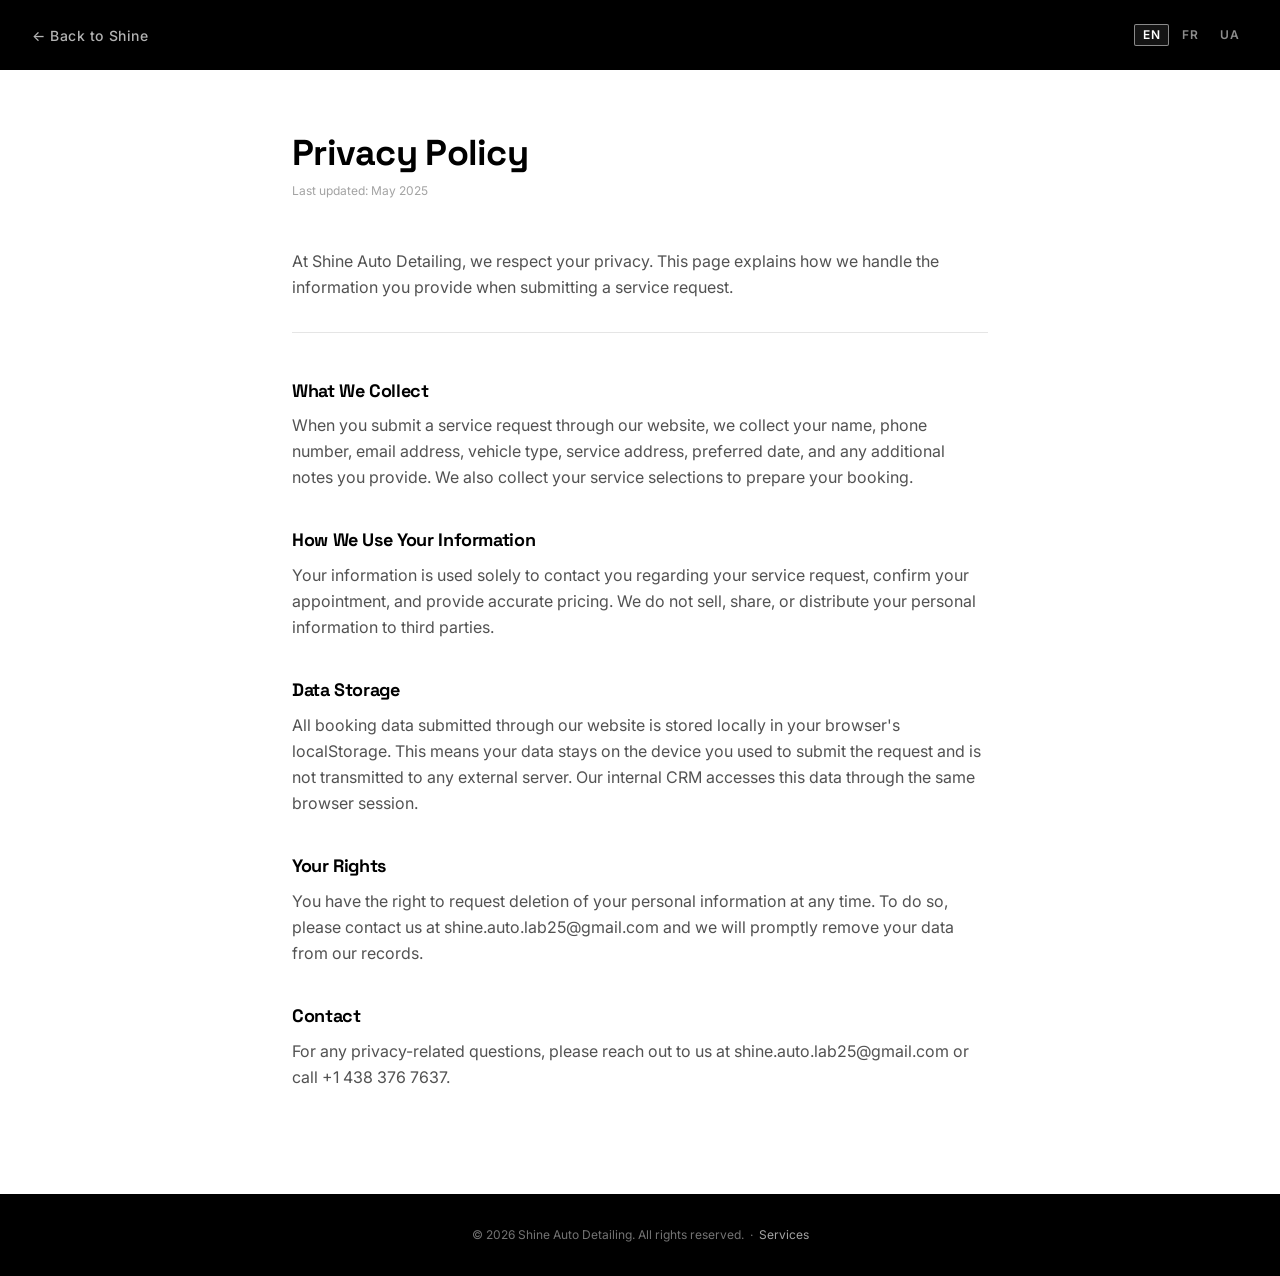
<file: privacy.html>
<!DOCTYPE html>
<html lang="en">
<head>
  <meta charset="UTF-8" />
  <meta name="viewport" content="width=device-width, initial-scale=1.0" />
  <meta name="description" content="Shine Auto Detailing — Privacy Policy" />
  <title>Privacy Policy — Shine Auto Detailing</title>

  <link rel="preconnect" href="https://fonts.googleapis.com" />
  <link rel="preconnect" href="https://fonts.gstatic.com" crossorigin />
  <link href="https://fonts.googleapis.com/css2?family=Space+Grotesk:wght@300;400;500;600;700&family=Inter:wght@300;400;500;600&display=swap" rel="stylesheet" />

  <link rel="stylesheet" href="styles.css" />
</head>
<body data-page="privacy" class="privacy-page">

  <!-- Header -->
  <header class="privacy-header">
    <a href="index.html" class="privacy-back-link" data-i18n="privacy.back">← Back to Shine</a>

    <div class="lang-switcher" id="lang-switcher">
      <button class="lang-btn" data-lang="en" aria-label="Switch to English">EN</button>
      <button class="lang-btn" data-lang="fr" aria-label="Passer en français">FR</button>
      <button class="lang-btn" data-lang="ua" aria-label="Перейти на українську">UA</button>
    </div>
  </header>

  <!-- Content -->
  <main class="privacy-content">
    <h1 class="privacy-title" data-i18n="privacy.title">Privacy Policy</h1>
    <p class="privacy-updated" data-i18n="privacy.updated">Last updated: May 2025</p>

    <p class="privacy-intro" data-i18n="privacy.intro">
      At Shine Auto Detailing, we respect your privacy. This page explains how we handle
      the information you provide when submitting a service request.
    </p>

    <section class="privacy-section" aria-labelledby="ps1">
      <h2 class="privacy-section-title" id="ps1" data-i18n="privacy.s1.title">What We Collect</h2>
      <p class="privacy-section-body" data-i18n="privacy.s1.body">
        When you submit a service request through our website, we collect your name, phone number,
        email address, vehicle type, service address, preferred date, and any additional notes you
        provide. We also collect your service selections to prepare your booking.
      </p>
    </section>

    <section class="privacy-section" aria-labelledby="ps2">
      <h2 class="privacy-section-title" id="ps2" data-i18n="privacy.s2.title">How We Use Your Information</h2>
      <p class="privacy-section-body" data-i18n="privacy.s2.body">
        Your information is used solely to contact you regarding your service request, confirm your
        appointment, and provide accurate pricing. We do not sell, share, or distribute your personal
        information to third parties.
      </p>
    </section>

    <section class="privacy-section" aria-labelledby="ps3">
      <h2 class="privacy-section-title" id="ps3" data-i18n="privacy.s3.title">Data Storage</h2>
      <p class="privacy-section-body" data-i18n="privacy.s3.body">
        All booking data submitted through our website is stored locally in your browser's
        localStorage. This means your data stays on the device you used to submit the request
        and is not transmitted to any external server. Our internal CRM accesses this data
        through the same browser session.
      </p>
    </section>

    <section class="privacy-section" aria-labelledby="ps4">
      <h2 class="privacy-section-title" id="ps4" data-i18n="privacy.s4.title">Your Rights</h2>
      <p class="privacy-section-body" data-i18n="privacy.s4.body">
        You have the right to request deletion of your personal information at any time.
        To do so, please contact us at
        <a href="mailto:shine.auto.lab25@gmail.com">shine.auto.lab25@gmail.com</a>
        and we will promptly remove your data from our records.
      </p>
    </section>

    <section class="privacy-section" aria-labelledby="ps5">
      <h2 class="privacy-section-title" id="ps5" data-i18n="privacy.s5.title">Contact</h2>
      <p class="privacy-section-body" data-i18n="privacy.s5.body">
        For any privacy-related questions, please reach out to us at
        <a href="mailto:shine.auto.lab25@gmail.com">shine.auto.lab25@gmail.com</a>
        or call <a href="tel:+14383767637">+1 438 376 7637</a>.
      </p>
    </section>
  </main>

  <!-- Footer -->
  <footer class="privacy-footer">
    <p>
      &copy; <span id="footer-year"></span> Shine Auto Detailing.
      <span data-i18n="footer.rights">All rights reserved.</span>
      &nbsp;·&nbsp;
      <a href="index.html" data-i18n="nav.services">Back to site</a>
    </p>
  </footer>

  <script src="app.js"></script>
</body>
</html>
</file>
<file: styles.css>
/* ============================================================
   SHINE AUTO DETAILING — styles.css
   Design tokens inspired by eBay Nic design system
   Architecture: tokens → reset → base → layout → components
============================================================ */

/* ─── DESIGN TOKENS ──────────────────────────────────────── */
:root {
  /* Colors */
  --color-black:     #000000;
  --color-white:     #ffffff;
  --color-off-white: #F5F5F0;
  --color-depth:     #1A1A1A;
  --color-gray-100:  #F5F5F5;
  --color-gray-200:  #E5E5E5;
  --color-gray-300:  #D4D4D4;
  --color-gray-400:  #A3A3A3;
  --color-gray-500:  #737373;
  --color-gray-600:  #525252;
  --color-gray-700:  #404040;
  --color-gray-800:  #262626;
  --color-gray-900:  #171717;

  /* Status colors (muted, staying on-brand) */
  --status-new:       #000000;
  --status-contacted: #404040;
  --status-confirmed: #1A1A1A;
  --status-completed: #525252;
  --status-cancelled: #A3A3A3;

  /* Spacing scale (eBay Nic inspired — 4px base) */
  --spacing-1:   0.0625rem;  /*  1px */
  --spacing-2:   0.125rem;   /*  2px */
  --spacing-4:   0.25rem;    /*  4px */
  --spacing-8:   0.5rem;     /*  8px */
  --spacing-12:  0.75rem;    /* 12px */
  --spacing-16:  1rem;       /* 16px */
  --spacing-20:  1.25rem;    /* 20px */
  --spacing-24:  1.5rem;     /* 24px */
  --spacing-32:  2rem;       /* 32px */
  --spacing-40:  2.5rem;     /* 40px */
  --spacing-48:  3rem;       /* 48px */
  --spacing-56:  3.5rem;     /* 56px */
  --spacing-64:  4rem;       /* 64px */
  --spacing-80:  5rem;       /* 80px */
  --spacing-96:  6rem;       /* 96px */
  --spacing-112: 7rem;       /* 112px */
  --spacing-128: 8rem;       /* 128px */
  --spacing-160: 10rem;      /* 160px */

  /* Typography */
  --font-heading: 'Space Grotesk', -apple-system, sans-serif;
  --font-body:    'Inter', -apple-system, sans-serif;

  --font-size-xs:   0.75rem;   /* 12px */
  --font-size-sm:   0.875rem;  /* 14px */
  --font-size-base: 1rem;      /* 16px */
  --font-size-lg:   1.125rem;  /* 18px */
  --font-size-xl:   1.25rem;   /* 20px */
  --font-size-2xl:  1.5rem;    /* 24px */
  --font-size-3xl:  1.875rem;  /* 30px */
  --font-size-4xl:  2.25rem;   /* 36px */
  --font-size-5xl:  3rem;      /* 48px */
  --font-size-6xl:  3.75rem;   /* 60px */
  --font-size-7xl:  4.5rem;    /* 72px */
  --font-size-8xl:  6rem;      /* 96px */

  /* Line heights */
  --leading-none:    1;
  --leading-tight:   1.1;
  --leading-snug:    1.25;
  --leading-normal:  1.5;
  --leading-relaxed: 1.625;

  /* Letter spacing */
  --tracking-tightest: -0.04em;
  --tracking-tight:    -0.02em;
  --tracking-normal:    0;
  --tracking-wide:      0.04em;
  --tracking-wider:     0.08em;
  --tracking-widest:    0.16em;
  --tracking-ultra:     0.25em;

  /* Border radius */
  --radius-sm:   2px;
  --radius-base: 4px;
  --radius-md:   6px;
  --radius-lg:   12px;
  --radius-full: 9999px;

  /* Borders */
  --border-thin:   1px solid var(--color-black);
  --border-subtle: 1px solid var(--color-gray-200);
  --border-white:  1px solid rgba(255,255,255,0.15);

  /* Shadows */
  --shadow-sm: 0 1px 3px rgba(0,0,0,0.08);
  --shadow-md: 0 4px 12px rgba(0,0,0,0.10);
  --shadow-lg: 0 8px 32px rgba(0,0,0,0.14);

  /* Transitions */
  --transition-fast:   120ms ease;
  --transition-base:   220ms ease;
  --transition-slow:   380ms ease;
  --transition-bounce: 320ms cubic-bezier(0.34, 1.56, 0.64, 1);

  /* Z-Index */
  --z-below:   -1;
  --z-base:     0;
  --z-above:   10;
  --z-header: 100;
  --z-admin:  200;
  --z-modal:  300;

  /* Layout */
  --max-width: 1280px;
  --header-height: 64px;
  --section-v-pad: var(--spacing-112);
}


/* ─── RESET ──────────────────────────────────────────────── */

/* Ensure [hidden] always wins over display: flex/grid */
[hidden] { display: none !important; }

*, *::before, *::after {
  box-sizing: border-box;
  margin: 0;
  padding: 0;
}

html {
  scroll-behavior: smooth;
  -webkit-text-size-adjust: 100%;
}

body {
  font-family: var(--font-body);
  font-size: var(--font-size-base);
  line-height: var(--leading-normal);
  color: var(--color-black);
  background-color: var(--color-white);
  overflow-x: hidden;
}

img, svg {
  display: block;
  max-width: 100%;
}

a {
  color: inherit;
  text-decoration: none;
}

ul, ol {
  list-style: none;
}

button {
  font-family: inherit;
  cursor: pointer;
  border: none;
  background: none;
}

input, select, textarea {
  font-family: inherit;
  font-size: inherit;
}

h1, h2, h3, h4, h5, h6 {
  font-family: var(--font-heading);
  font-weight: 700;
  line-height: var(--leading-tight);
}


/* ─── UTILITIES ──────────────────────────────────────────── */
.section-inner {
  width: 100%;
  max-width: var(--max-width);
  margin-inline: auto;
  padding-inline: var(--spacing-24);
}

@media (min-width: 768px) {
  .section-inner { padding-inline: var(--spacing-48); }
}
@media (min-width: 1200px) {
  .section-inner { padding-inline: var(--spacing-80); }
}

.section-header {
  margin-bottom: var(--spacing-64);
}

.section-tag {
  display: inline-block;
  font-family: var(--font-body);
  font-size: var(--font-size-xs);
  font-weight: 600;
  letter-spacing: var(--tracking-widest);
  text-transform: uppercase;
  color: var(--color-gray-500);
  margin-bottom: var(--spacing-16);
}

.section-tag--light {
  color: var(--color-gray-400);
}

.section-title {
  font-size: clamp(var(--font-size-4xl), 5vw, var(--font-size-7xl));
  font-weight: 700;
  letter-spacing: var(--tracking-tightest);
  line-height: var(--leading-tight);
  margin-bottom: var(--spacing-24);
}

.section-subtitle {
  font-size: var(--font-size-lg);
  color: var(--color-gray-600);
  max-width: 560px;
  line-height: var(--leading-relaxed);
}


/* ─── BUTTONS ────────────────────────────────────────────── */
.btn {
  display: inline-flex;
  align-items: center;
  justify-content: center;
  gap: var(--spacing-8);
  font-family: var(--font-heading);
  font-weight: 600;
  font-size: var(--font-size-sm);
  letter-spacing: var(--tracking-wide);
  text-transform: uppercase;
  padding: var(--spacing-12) var(--spacing-24);
  border-radius: var(--radius-sm);
  transition: background-color var(--transition-fast),
              color var(--transition-fast),
              border-color var(--transition-fast),
              transform var(--transition-fast),
              box-shadow var(--transition-fast);
  white-space: nowrap;
  cursor: pointer;
  border: 2px solid transparent;
}

.btn:active { transform: scale(0.98); }

.btn-primary {
  background-color: var(--color-black);
  color: var(--color-white);
  border-color: var(--color-black);
}
.btn-primary:hover {
  background-color: var(--color-depth);
  box-shadow: 0 4px 16px rgba(0,0,0,0.25);
}

.btn-outline {
  background-color: transparent;
  color: var(--color-white);
  border-color: rgba(255,255,255,0.5);
}
.btn-outline:hover {
  border-color: var(--color-white);
  background-color: rgba(255,255,255,0.08);
}

.btn-secondary {
  background-color: transparent;
  color: var(--color-black);
  border-color: var(--color-black);
}
.btn-secondary:hover {
  background-color: var(--color-black);
  color: var(--color-white);
}

.btn-ghost {
  background-color: transparent;
  color: var(--color-gray-600);
  border-color: transparent;
}
.btn-ghost:hover {
  color: var(--color-black);
  background-color: var(--color-gray-100);
}

.btn-white {
  background-color: var(--color-white);
  color: var(--color-black);
  border-color: var(--color-white);
}
.btn-white:hover {
  background-color: var(--color-gray-100);
}

.btn-lg {
  font-size: var(--font-size-base);
  padding: var(--spacing-16) var(--spacing-40);
}

.btn-sm {
  font-size: var(--font-size-xs);
  padding: var(--spacing-8) var(--spacing-16);
}

.btn-full {
  width: 100%;
}


/* ─── HEADER ─────────────────────────────────────────────── */
.site-header {
  position: fixed;
  top: 0;
  left: 0;
  right: 0;
  z-index: var(--z-header);
  height: var(--header-height);
  background-color: transparent;
  transition: background-color var(--transition-base),
              border-bottom var(--transition-base),
              backdrop-filter var(--transition-base);
}

.site-header.scrolled {
  background-color: rgba(0, 0, 0, 0.92);
  backdrop-filter: blur(12px);
  -webkit-backdrop-filter: blur(12px);
  border-bottom: 1px solid rgba(255,255,255,0.08);
}

.header-inner {
  display: flex;
  align-items: center;
  gap: var(--spacing-16);
  height: 100%;
  max-width: var(--max-width);
  margin-inline: auto;
  padding-inline: var(--spacing-24);
}

@media (min-width: 768px) {
  .header-inner { padding-inline: var(--spacing-48); }
}

.logo {
  display: flex;
  align-items: center;
  text-decoration: none;
}

.logo-text {
  font-family: var(--font-heading);
  font-size: var(--font-size-xl);
  font-weight: 700;
  letter-spacing: var(--tracking-ultra);
  color: var(--color-white);
  transition: opacity var(--transition-fast);
}

.logo:hover .logo-text { opacity: 0.75; }

/* Desktop nav — push to far left, then lang-switcher + hamburger stay right */
.main-nav { display: none; }
.logo { flex-shrink: 0; }

@media (min-width: 768px) {
  .main-nav { display: block; margin-right: auto; }
}

.nav-list {
  display: flex;
  align-items: center;
  gap: var(--spacing-40);
}

.nav-link {
  font-family: var(--font-body);
  font-size: var(--font-size-sm);
  font-weight: 500;
  letter-spacing: var(--tracking-wider);
  text-transform: uppercase;
  color: rgba(255,255,255,0.75);
  transition: color var(--transition-fast);
  position: relative;
}

.nav-link::after {
  content: '';
  position: absolute;
  left: 0;
  bottom: -3px;
  width: 0;
  height: 1px;
  background-color: var(--color-white);
  transition: width var(--transition-base);
}

.nav-link:hover {
  color: var(--color-white);
}

.nav-link:hover::after {
  width: 100%;
}

/* Hamburger */
.hamburger {
  display: flex;
  flex-direction: column;
  justify-content: center;
  gap: 5px;
  width: 36px;
  height: 36px;
  padding: 4px;
  cursor: pointer;
}

@media (min-width: 768px) {
  .hamburger { display: none; }
}

.hamburger-line {
  display: block;
  width: 100%;
  height: 2px;
  background-color: var(--color-white);
  border-radius: var(--radius-full);
  transform-origin: center;
  transition: transform var(--transition-base), opacity var(--transition-base);
}

.hamburger.active .hamburger-line:nth-child(1) {
  transform: translateY(7px) rotate(45deg);
}
.hamburger.active .hamburger-line:nth-child(2) {
  opacity: 0;
  transform: scaleX(0);
}
.hamburger.active .hamburger-line:nth-child(3) {
  transform: translateY(-7px) rotate(-45deg);
}

/* Mobile nav */
.mobile-nav {
  display: none;
  background-color: var(--color-depth);
  border-top: 1px solid rgba(255,255,255,0.08);
  padding: var(--spacing-24);
}

.mobile-nav.open {
  display: block;
}

.mobile-nav-list {
  display: flex;
  flex-direction: column;
  gap: var(--spacing-4);
}

.mobile-nav-link {
  display: block;
  padding: var(--spacing-12) 0;
  font-family: var(--font-heading);
  font-size: var(--font-size-2xl);
  font-weight: 700;
  color: var(--color-white);
  border-bottom: 1px solid rgba(255,255,255,0.08);
  letter-spacing: var(--tracking-tight);
  transition: padding-left var(--transition-fast);
}

.mobile-nav-link:hover {
  padding-left: var(--spacing-8);
}


/* ─── HERO ───────────────────────────────────────────────── */
.hero {
  position: relative;
  min-height: 100svh;
  background-color: var(--color-black);
  display: flex;
  align-items: center;
  overflow: hidden;
}

/* Subtle noise texture overlay */
.hero::before {
  content: '';
  position: absolute;
  inset: 0;
  background-image: url("data:image/svg+xml,%3Csvg viewBox='0 0 200 200' xmlns='http://www.w3.org/2000/svg'%3E%3Cfilter id='n'%3E%3CfeTurbulence type='fractalNoise' baseFrequency='0.65' numOctaves='3' stitchTiles='stitch'/%3E%3C/filter%3E%3Crect width='100%25' height='100%25' filter='url(%23n)' opacity='0.04'/%3E%3C/svg%3E");
  pointer-events: none;
  opacity: 0.4;
}

.hero-inner {
  position: relative;
  z-index: 1;
  max-width: var(--max-width);
  margin-inline: auto;
  padding: calc(var(--header-height) + var(--spacing-80)) var(--spacing-24) var(--spacing-96);
  width: 100%;
}

@media (min-width: 768px) {
  .hero-inner { padding-inline: var(--spacing-48); }
}
@media (min-width: 1200px) {
  .hero-inner { padding-inline: var(--spacing-80); }
}

.hero-eyebrow {
  font-family: var(--font-body);
  font-size: var(--font-size-xs);
  font-weight: 600;
  letter-spacing: var(--tracking-ultra);
  text-transform: uppercase;
  color: var(--color-gray-400);
  margin-bottom: var(--spacing-24);
}

.hero-title {
  display: flex;
  flex-direction: column;
  font-size: clamp(var(--font-size-7xl), 16vw, 200px);
  font-weight: 700;
  letter-spacing: var(--tracking-tightest);
  line-height: var(--leading-none);
  color: var(--color-white);
  margin-bottom: var(--spacing-40);
  user-select: none;
}

.hero-title-line {
  display: block;
}

.hero-title-line--outline {
  -webkit-text-stroke: 2px var(--color-white);
  color: transparent;
}

@media (min-width: 768px) {
  .hero-title-line--outline {
    -webkit-text-stroke: 3px var(--color-white);
  }
}

.hero-subtitle {
  font-size: clamp(var(--font-size-base), 2vw, var(--font-size-xl));
  color: var(--color-gray-400);
  line-height: var(--leading-relaxed);
  max-width: 520px;
  margin-bottom: var(--spacing-48);
}

.hero-cta {
  display: flex;
  flex-wrap: wrap;
  gap: var(--spacing-16);
}

/* Scroll indicator */
.hero-scroll {
  position: absolute;
  bottom: var(--spacing-40);
  right: var(--spacing-40);
  display: flex;
  flex-direction: column;
  align-items: center;
  gap: var(--spacing-12);
  opacity: 0.4;
}

@media (max-width: 767px) {
  .hero-scroll { display: none; }
}

.hero-scroll-label {
  font-size: var(--font-size-xs);
  letter-spacing: var(--tracking-ultra);
  text-transform: uppercase;
  color: var(--color-white);
  writing-mode: vertical-lr;
}

.hero-scroll-line {
  width: 1px;
  height: 60px;
  background: linear-gradient(to bottom, rgba(255,255,255,0.6), transparent);
  animation: scroll-line 2s ease-in-out infinite;
}

@keyframes scroll-line {
  0%   { transform: scaleY(0); transform-origin: top; }
  50%  { transform: scaleY(1); transform-origin: top; }
  50.01% { transform-origin: bottom; }
  100% { transform: scaleY(0); transform-origin: bottom; }
}


/* ─── SERVICES SECTION ───────────────────────────────────── */
.services {
  background-color: var(--color-off-white);
  padding-block: var(--section-v-pad);
}

.services-grid {
  display: grid;
  grid-template-columns: 1fr;
  gap: var(--spacing-24);
}

@media (min-width: 768px) {
  .services-grid {
    grid-template-columns: repeat(2, 1fr);
  }
}

/* ─── SERVICE CARD ───────────────────────────────────────── */
.service-card {
  background-color: var(--color-black);
  color: var(--color-white);
  border-radius: var(--radius-md);
  overflow: hidden;
  display: flex;
  flex-direction: column;
  /* Scroll animation state */
  opacity: 0;
  transform: translateY(32px);
  transition: opacity var(--transition-slow), transform var(--transition-slow);
}

.service-card.visible {
  opacity: 1;
  transform: translateY(0);
}

/* Stagger delays for cards */
.service-card:nth-child(1) { transition-delay: 0ms; }
.service-card:nth-child(2) { transition-delay: 100ms; }
.service-card:nth-child(3) { transition-delay: 200ms; }
.service-card:nth-child(4) { transition-delay: 300ms; }

.service-card:hover {
  box-shadow: var(--shadow-lg);
  transform: translateY(-4px);
}

.service-card.visible:hover {
  transform: translateY(-4px);
}

.service-card-inner {
  display: flex;
  flex-direction: column;
  height: 100%;
  padding: var(--spacing-32);
}

/* Add-ons spans full width on desktop */
@media (min-width: 768px) {
  .service-card--addons {
    grid-column: 1 / -1;
  }
}

.service-card-top {
  margin-bottom: var(--spacing-24);
}

.service-price-badge {
  display: inline-block;
  font-family: var(--font-body);
  font-size: var(--font-size-xs);
  font-weight: 600;
  letter-spacing: var(--tracking-wide);
  text-transform: uppercase;
  background-color: var(--color-white);
  color: var(--color-black);
  padding: var(--spacing-4) var(--spacing-12);
  border-radius: var(--radius-sm);
  margin-bottom: var(--spacing-16);
}

.service-price-badge--outline {
  background-color: transparent;
  color: var(--color-gray-300);
  border: 1px solid rgba(255,255,255,0.25);
}

.service-name {
  font-size: var(--font-size-3xl);
  font-weight: 700;
  letter-spacing: var(--tracking-tight);
  color: var(--color-white);
  margin-bottom: var(--spacing-12);
}

.service-tagline {
  font-size: var(--font-size-sm);
  color: var(--color-gray-400);
  line-height: var(--leading-relaxed);
}

/* Expand button */
.service-expand-btn {
  display: flex;
  align-items: center;
  gap: var(--spacing-8);
  font-family: var(--font-body);
  font-size: var(--font-size-sm);
  font-weight: 500;
  color: var(--color-gray-300);
  padding: var(--spacing-8) 0;
  border-bottom: 1px solid rgba(255,255,255,0.1);
  cursor: pointer;
  background: none;
  border-top: none;
  border-left: none;
  border-right: none;
  width: 100%;
  text-align: left;
  transition: color var(--transition-fast);
  margin-bottom: var(--spacing-16);
}

.service-expand-btn:hover {
  color: var(--color-white);
}

.expand-icon {
  margin-left: auto;
  flex-shrink: 0;
  transition: transform var(--transition-base);
}

.service-expand-btn[aria-expanded="true"] .expand-icon {
  transform: rotate(180deg);
}

/* Service details (expandable) */
.service-details {
  margin-bottom: var(--spacing-24);
  animation: slide-down var(--transition-base) ease;
}

@keyframes slide-down {
  from { opacity: 0; transform: translateY(-8px); }
  to   { opacity: 1; transform: translateY(0); }
}

.service-includes {
  display: flex;
  flex-direction: column;
  gap: var(--spacing-8);
  padding-top: var(--spacing-8);
}

.service-includes li {
  font-size: var(--font-size-sm);
  color: var(--color-gray-300);
  padding-left: var(--spacing-16);
  position: relative;
}

.service-includes li::before {
  content: '—';
  position: absolute;
  left: 0;
  color: var(--color-gray-600);
}

.service-includes-note {
  font-size: var(--font-size-xs);
  font-weight: 600;
  letter-spacing: var(--tracking-wide);
  text-transform: uppercase;
  color: var(--color-gray-500);
  margin-top: var(--spacing-16);
  margin-bottom: var(--spacing-8);
}

/* Paint correction tiers */
.service-tiers {
  display: flex;
  flex-direction: column;
  gap: var(--spacing-12);
  padding-top: var(--spacing-8);
}

.tier {
  display: grid;
  grid-template-columns: 72px 1fr;
  gap: var(--spacing-12);
  align-items: start;
}

.tier-badge {
  display: inline-block;
  font-size: var(--font-size-xs);
  font-weight: 700;
  letter-spacing: var(--tracking-wide);
  text-transform: uppercase;
  color: var(--color-black);
  background-color: var(--color-white);
  padding: var(--spacing-2) var(--spacing-8);
  border-radius: var(--radius-sm);
  text-align: center;
  margin-top: 2px;
}

.tier-desc {
  font-size: var(--font-size-sm);
  color: var(--color-gray-400);
  line-height: var(--leading-relaxed);
}

/* Add-ons grid */
.addons-grid {
  display: flex;
  flex-wrap: wrap;
  gap: var(--spacing-8);
  margin-bottom: var(--spacing-24);
  margin-top: var(--spacing-8);
}

.addon-tag {
  font-size: var(--font-size-xs);
  font-weight: 500;
  color: var(--color-gray-200);
  border: 1px solid rgba(255,255,255,0.18);
  border-radius: var(--radius-full);
  padding: var(--spacing-4) var(--spacing-16);
  transition: background-color var(--transition-fast), color var(--transition-fast);
}

.addon-tag:hover {
  background-color: rgba(255,255,255,0.08);
  color: var(--color-white);
}

/* Card footer */
.service-card-footer {
  margin-top: auto;
  display: flex;
  align-items: center;
  justify-content: space-between;
  padding-top: var(--spacing-24);
  border-top: 1px solid rgba(255,255,255,0.08);
  gap: var(--spacing-16);
}

.service-price-note {
  font-size: var(--font-size-xs);
  color: var(--color-gray-500);
  line-height: var(--leading-snug);
}


/* ─── BOOKING SECTION ────────────────────────────────────── */
.booking {
  background-color: var(--color-white);
  padding-block: var(--section-v-pad);
}

.booking .section-subtitle {
  max-width: 600px;
}

.booking-content {
  max-width: 760px;
}

/* Form layout */
.booking-form {
  display: flex;
  flex-direction: column;
  gap: var(--spacing-24);
}

.form-row {
  display: grid;
  grid-template-columns: 1fr;
  gap: var(--spacing-24);
}

@media (min-width: 768px) {
  .form-row {
    grid-template-columns: 1fr 1fr;
  }
}

.form-group {
  display: flex;
  flex-direction: column;
  gap: var(--spacing-8);
}

.form-group--full {
  grid-column: 1 / -1;
}

.form-label {
  font-size: var(--font-size-sm);
  font-weight: 600;
  color: var(--color-gray-700);
  letter-spacing: var(--tracking-wide);
}

.required {
  color: var(--color-black);
}

.form-input {
  width: 100%;
  padding: var(--spacing-12) var(--spacing-16);
  font-family: var(--font-body);
  font-size: var(--font-size-base);
  color: var(--color-black);
  background-color: var(--color-gray-100);
  border: 2px solid transparent;
  border-radius: var(--radius-base);
  outline: none;
  transition: border-color var(--transition-fast), background-color var(--transition-fast);
  -webkit-appearance: none;
  appearance: none;
}

.form-input::placeholder {
  color: var(--color-gray-400);
}

.form-input:focus {
  border-color: var(--color-black);
  background-color: var(--color-white);
}

.form-input.has-error {
  border-color: #c0392b;
  background-color: #fff5f5;
}

.form-select {
  cursor: pointer;
  background-image: url("data:image/svg+xml,%3Csvg xmlns='http://www.w3.org/2000/svg' width='16' height='16' viewBox='0 0 16 16'%3E%3Cpath d='M3 6L8 11L13 6' stroke='%23737373' stroke-width='2' fill='none' stroke-linecap='round'/%3E%3C/svg%3E");
  background-repeat: no-repeat;
  background-position: right var(--spacing-12) center;
  padding-right: var(--spacing-40);
}

.form-textarea {
  resize: vertical;
  min-height: 120px;
  line-height: var(--leading-relaxed);
}

.form-error {
  font-size: var(--font-size-xs);
  color: #c0392b;
  font-weight: 500;
  min-height: 1em;
}

.form-submit-row {
  display: flex;
  flex-direction: column;
  gap: var(--spacing-12);
}

@media (min-width: 768px) {
  .form-submit-row {
    flex-direction: row;
    align-items: center;
  }
}

.form-disclaimer {
  font-size: var(--font-size-xs);
  color: var(--color-gray-500);
}

/* Success state */
.booking-success {
  text-align: center;
  padding: var(--spacing-64) var(--spacing-32);
  border: 2px solid var(--color-gray-200);
  border-radius: var(--radius-lg);
}

.success-icon {
  font-size: var(--font-size-5xl);
  font-weight: 700;
  color: var(--color-black);
  display: flex;
  align-items: center;
  justify-content: center;
  width: 80px;
  height: 80px;
  border: 3px solid var(--color-black);
  border-radius: var(--radius-full);
  margin: 0 auto var(--spacing-24);
}

.success-title {
  font-size: var(--font-size-3xl);
  font-weight: 700;
  letter-spacing: var(--tracking-tight);
  margin-bottom: var(--spacing-16);
}

.success-msg {
  font-size: var(--font-size-base);
  color: var(--color-gray-600);
  max-width: 460px;
  margin: 0 auto var(--spacing-32);
  line-height: var(--leading-relaxed);
}


/* ─── ABOUT SECTION ──────────────────────────────────────── */
.about {
  background-color: var(--color-depth);
  color: var(--color-white);
  padding-block: var(--section-v-pad);
}

.about-grid {
  display: grid;
  grid-template-columns: 1fr;
  gap: var(--spacing-64);
}

@media (min-width: 768px) {
  .about-grid {
    grid-template-columns: 1fr 1fr;
    gap: var(--spacing-80);
    align-items: start;
  }
}

.about-content .section-title {
  color: var(--color-white);
  margin-bottom: var(--spacing-32);
}

.about-text {
  font-size: var(--font-size-base);
  color: var(--color-gray-300);
  line-height: var(--leading-relaxed);
  margin-bottom: var(--spacing-24);
}

.about-text:last-of-type {
  margin-bottom: var(--spacing-40);
}

/* Notices */
.notices-title {
  font-size: var(--font-size-xs);
  font-weight: 600;
  letter-spacing: var(--tracking-widest);
  text-transform: uppercase;
  color: var(--color-gray-500);
  margin-bottom: var(--spacing-32);
}

.notice-item {
  display: flex;
  gap: var(--spacing-16);
  padding: var(--spacing-24) 0;
  border-bottom: 1px solid rgba(255,255,255,0.08);
}

.notice-item:first-of-type {
  border-top: 1px solid rgba(255,255,255,0.08);
}

.notice-badge {
  flex-shrink: 0;
  width: 28px;
  height: 28px;
  border-radius: var(--radius-full);
  display: flex;
  align-items: center;
  justify-content: center;
  font-size: var(--font-size-xs);
  font-weight: 700;
  margin-top: 2px;
}

.notice-badge--warn {
  background-color: rgba(255,255,255,0.1);
  color: var(--color-gray-300);
  border: 1px solid rgba(255,255,255,0.15);
}

.notice-badge--info {
  background-color: rgba(255,255,255,0.06);
  color: var(--color-gray-500);
  border: 1px solid rgba(255,255,255,0.08);
}

.notice-body strong {
  display: block;
  font-size: var(--font-size-sm);
  font-weight: 600;
  color: var(--color-white);
  margin-bottom: var(--spacing-4);
}

.notice-body p {
  font-size: var(--font-size-sm);
  color: var(--color-gray-400);
  line-height: var(--leading-relaxed);
}

/* Scroll animation state for about section */
.about-content.js-animate,
.about-notices.js-animate {
  opacity: 0;
  transform: translateY(24px);
  transition: opacity var(--transition-slow), transform var(--transition-slow);
}

.about-content.js-animate.visible,
.about-notices.js-animate.visible {
  opacity: 1;
  transform: translateY(0);
}

.about-notices.js-animate {
  transition-delay: 120ms;
}


/* ─── FOOTER ─────────────────────────────────────────────── */
.site-footer {
  background-color: var(--color-black);
  color: var(--color-gray-500);
  padding-block: var(--spacing-64);
  border-top: 1px solid rgba(255,255,255,0.05);
}

.footer-inner {
  max-width: var(--max-width);
  margin-inline: auto;
  padding-inline: var(--spacing-24);
  display: flex;
  flex-direction: column;
  align-items: center;
  gap: var(--spacing-24);
  text-align: center;
}

@media (min-width: 768px) {
  .footer-inner { padding-inline: var(--spacing-48); }
}

.footer-brand {
  display: flex;
  flex-direction: column;
  align-items: center;
  gap: var(--spacing-8);
}

.footer-logo {
  font-family: var(--font-heading);
  font-size: var(--font-size-2xl);
  font-weight: 700;
  letter-spacing: var(--tracking-ultra);
  color: var(--color-white);
}

.footer-tagline {
  font-size: var(--font-size-xs);
  letter-spacing: var(--tracking-widest);
  text-transform: uppercase;
  color: var(--color-gray-600);
}

.footer-nav {
  display: flex;
  gap: var(--spacing-32);
}

.footer-nav a {
  font-size: var(--font-size-sm);
  font-weight: 500;
  color: var(--color-gray-500);
  letter-spacing: var(--tracking-wide);
  text-transform: uppercase;
  transition: color var(--transition-fast);
}

.footer-nav a:hover {
  color: var(--color-white);
}

.footer-copy {
  font-size: var(--font-size-xs);
  color: var(--color-gray-700);
}


/* ─── ADMIN OVERLAY ──────────────────────────────────────── */
.admin-overlay {
  position: fixed;
  inset: 0;
  z-index: var(--z-admin);
  background-color: var(--color-white);
  display: flex;
  flex-direction: column;
  overflow-y: auto;
}

/* Admin Login */
.admin-login {
  flex: 1;
  display: flex;
  align-items: center;
  justify-content: center;
  padding: var(--spacing-48) var(--spacing-24);
  background-color: var(--color-off-white);
}

.admin-login-card {
  background-color: var(--color-white);
  border: var(--border-subtle);
  border-radius: var(--radius-lg);
  padding: var(--spacing-48);
  width: 100%;
  max-width: 400px;
  box-shadow: var(--shadow-lg);
  text-align: center;
}

.admin-login-logo {
  font-family: var(--font-heading);
  font-size: var(--font-size-xl);
  font-weight: 700;
  letter-spacing: var(--tracking-ultra);
  color: var(--color-black);
  margin-bottom: var(--spacing-32);
}

.admin-login-title {
  font-size: var(--font-size-2xl);
  font-weight: 700;
  letter-spacing: var(--tracking-tight);
  margin-bottom: var(--spacing-8);
}

.admin-login-sub {
  font-size: var(--font-size-sm);
  color: var(--color-gray-500);
  margin-bottom: var(--spacing-32);
}

.admin-login-form {
  display: flex;
  flex-direction: column;
  gap: var(--spacing-16);
  text-align: left;
}

.admin-back-link {
  display: inline-block;
  margin-top: var(--spacing-24);
  font-size: var(--font-size-sm);
  color: var(--color-gray-500);
  transition: color var(--transition-fast);
}

.admin-back-link:hover {
  color: var(--color-black);
}

/* Admin CRM */
.admin-crm {
  flex: 1;
  display: flex;
  flex-direction: column;
  background-color: var(--color-gray-100);
}

.admin-header {
  background-color: var(--color-black);
  color: var(--color-white);
  padding: 0 var(--spacing-24);
  height: 56px;
  position: sticky;
  top: 0;
  z-index: 10;
}

.admin-header-inner {
  display: flex;
  align-items: center;
  justify-content: space-between;
  height: 100%;
  max-width: 1440px;
  margin-inline: auto;
}

.admin-header-logo {
  font-family: var(--font-heading);
  font-size: var(--font-size-sm);
  font-weight: 700;
  letter-spacing: var(--tracking-wider);
  text-transform: uppercase;
  color: var(--color-white);
}

.admin-header-actions {
  display: flex;
  gap: var(--spacing-12);
}

.admin-body {
  padding: var(--spacing-32) var(--spacing-24);
  max-width: 1440px;
  margin-inline: auto;
  width: 100%;
}

/* Stats bar */
.admin-stats {
  display: flex;
  flex-wrap: wrap;
  gap: var(--spacing-12);
  margin-bottom: var(--spacing-32);
}

.stat-card {
  background-color: var(--color-white);
  border: var(--border-subtle);
  border-radius: var(--radius-md);
  padding: var(--spacing-16) var(--spacing-24);
  min-width: 120px;
  text-align: center;
}

.stat-count {
  display: block;
  font-family: var(--font-heading);
  font-size: var(--font-size-4xl);
  font-weight: 700;
  letter-spacing: var(--tracking-tight);
  line-height: 1;
  color: var(--color-black);
}

.stat-label {
  display: block;
  font-size: var(--font-size-xs);
  font-weight: 500;
  letter-spacing: var(--tracking-wider);
  text-transform: uppercase;
  color: var(--color-gray-500);
  margin-top: var(--spacing-4);
}

/* Admin toolbar */
.admin-toolbar {
  display: flex;
  flex-wrap: wrap;
  gap: var(--spacing-24);
  align-items: flex-end;
  margin-bottom: var(--spacing-24);
  padding: var(--spacing-20) var(--spacing-24);
  background-color: var(--color-white);
  border: var(--border-subtle);
  border-radius: var(--radius-md);
}

.admin-toolbar-group {
  display: flex;
  flex-direction: column;
  gap: var(--spacing-8);
}

.admin-select {
  min-width: 200px;
  padding: var(--spacing-8) var(--spacing-12);
  font-size: var(--font-size-sm);
}

/* CRM Table */
.crm-table-scroll {
  overflow-x: auto;
  -webkit-overflow-scrolling: touch;
  background-color: var(--color-white);
  border: var(--border-subtle);
  border-radius: var(--radius-md);
}

.crm-table {
  width: 100%;
  border-collapse: collapse;
  min-width: 900px;
  font-size: var(--font-size-sm);
}

.crm-table thead {
  background-color: var(--color-gray-100);
  border-bottom: 2px solid var(--color-gray-200);
}

.crm-table th {
  text-align: left;
  padding: var(--spacing-12) var(--spacing-16);
  font-size: var(--font-size-xs);
  font-weight: 700;
  letter-spacing: var(--tracking-wider);
  text-transform: uppercase;
  color: var(--color-gray-500);
  white-space: nowrap;
}

.crm-table td {
  padding: var(--spacing-12) var(--spacing-16);
  border-bottom: 1px solid var(--color-gray-100);
  vertical-align: middle;
  color: var(--color-gray-800);
  line-height: var(--leading-snug);
}

.crm-table tr:last-child td {
  border-bottom: none;
}

.crm-table tr:hover td {
  background-color: var(--color-gray-100);
}

/* Status badge */
.status-badge {
  display: inline-block;
  font-size: var(--font-size-xs);
  font-weight: 600;
  letter-spacing: var(--tracking-wide);
  text-transform: uppercase;
  padding: var(--spacing-2) var(--spacing-8);
  border-radius: var(--radius-full);
  white-space: nowrap;
}

.status-badge--new {
  background-color: var(--color-black);
  color: var(--color-white);
}
.status-badge--contacted {
  background-color: var(--color-gray-700);
  color: var(--color-white);
}
.status-badge--confirmed {
  background-color: var(--color-gray-500);
  color: var(--color-white);
}
.status-badge--completed {
  background-color: var(--color-gray-300);
  color: var(--color-gray-800);
}
.status-badge--cancelled {
  background-color: var(--color-gray-100);
  color: var(--color-gray-500);
  border: 1px solid var(--color-gray-200);
}

/* CRM actions */
.crm-actions {
  display: flex;
  gap: var(--spacing-8);
  align-items: center;
}

.crm-status-select {
  font-size: var(--font-size-xs);
  padding: var(--spacing-4) var(--spacing-8);
  border: 1px solid var(--color-gray-300);
  border-radius: var(--radius-sm);
  background-color: var(--color-white);
  color: var(--color-black);
  cursor: pointer;
  background-image: url("data:image/svg+xml,%3Csvg xmlns='http://www.w3.org/2000/svg' width='12' height='12' viewBox='0 0 16 16'%3E%3Cpath d='M3 6L8 11L13 6' stroke='%23737373' stroke-width='2' fill='none' stroke-linecap='round'/%3E%3C/svg%3E");
  background-repeat: no-repeat;
  background-position: right 6px center;
  padding-right: 22px;
  -webkit-appearance: none;
  appearance: none;
}

.crm-delete-btn {
  font-size: var(--font-size-xs);
  color: var(--color-gray-400);
  padding: var(--spacing-4) var(--spacing-8);
  border-radius: var(--radius-sm);
  transition: color var(--transition-fast), background-color var(--transition-fast);
}

.crm-delete-btn:hover {
  color: #c0392b;
  background-color: #fff0f0;
}

/* CRM empty state */
.crm-empty {
  padding: var(--spacing-80) var(--spacing-24);
  text-align: center;
  color: var(--color-gray-500);
  font-size: var(--font-size-sm);
}

/* TD contact info */
.td-name {
  font-weight: 600;
  color: var(--color-black);
  display: block;
}

.td-sub {
  font-size: var(--font-size-xs);
  color: var(--color-gray-500);
  margin-top: 2px;
  display: block;
}

/* Notes tooltip */
.td-notes {
  max-width: 180px;
  white-space: nowrap;
  overflow: hidden;
  text-overflow: ellipsis;
  color: var(--color-gray-600);
}


/* ─── RESPONSIVE TWEAKS ──────────────────────────────────── */
@media (max-width: 767px) {
  :root {
    --section-v-pad: var(--spacing-80);
  }

  .section-header {
    margin-bottom: var(--spacing-40);
  }

  .hero-cta {
    flex-direction: column;
  }

  .hero-cta .btn {
    width: 100%;
    justify-content: center;
  }

  .service-card-footer {
    flex-direction: column;
    align-items: flex-start;
  }

  .booking-success {
    padding: var(--spacing-40) var(--spacing-24);
  }

  .about-grid {
    gap: var(--spacing-48);
  }

  .admin-toolbar {
    flex-direction: column;
    align-items: stretch;
  }

  .admin-select {
    min-width: unset;
    width: 100%;
  }

  .crm-actions {
    flex-direction: column;
    align-items: flex-start;
  }
}


/* ─── SVG LOGO ───────────────────────────────────────────── */
.logo-svg {
  height: 36px;
  width: auto;
  display: block;
  /* Default strokes are black — overridden on dark backgrounds below */
}

/* Header sits on a dark/black background → white strokes */
.site-header .logo-svg path {
  stroke: white;
}

/* Footer is dark too */
.site-footer .logo-svg path {
  stroke: white;
}

/* Admin login card has a white background → black strokes (default) */
.admin-login-card .logo-svg path {
  stroke: var(--color-black);
}

.footer-logo-svg {
  height: 32px;
  width: auto;
  /* color: white inherited from footer, used via stroke="currentColor" */
  color: white;
}


/* ─── HERO MOBILE BADGE ──────────────────────────────────── */
.hero-mobile-badge {
  display: inline-flex;
  align-items: center;
  gap: var(--spacing-8);
  font-size: var(--font-size-sm);
  font-weight: 500;
  color: var(--color-gray-300);
  background-color: rgba(255,255,255,0.07);
  border: 1px solid rgba(255,255,255,0.15);
  border-radius: var(--radius-full);
  padding: var(--spacing-8) var(--spacing-16);
  margin-bottom: var(--spacing-32);
  letter-spacing: var(--tracking-wide);
}

.hero-mobile-badge-dot {
  font-size: 1em;
  line-height: 1;
}


/* ─── BOOKING CONTACT STRIP ──────────────────────────────── */
.booking-contact-strip {
  display: flex;
  flex-wrap: wrap;
  gap: var(--spacing-8) var(--spacing-24);
  align-items: center;
  padding: var(--spacing-16) var(--spacing-24);
  background-color: var(--color-gray-100);
  border-radius: var(--radius-md);
  margin-bottom: var(--spacing-40);
  border: var(--border-subtle);
}

.contact-link {
  display: inline-flex;
  align-items: center;
  gap: var(--spacing-8);
  font-size: var(--font-size-sm);
  font-weight: 500;
  color: var(--color-gray-700);
  text-decoration: none;
  transition: color var(--transition-fast);
}

.contact-link svg {
  flex-shrink: 0;
  color: var(--color-gray-500);
}

.contact-link:hover {
  color: var(--color-black);
}

.contact-link:hover svg {
  color: var(--color-black);
}


/* ─── FORM HINT ──────────────────────────────────────────── */
.form-hint {
  font-size: var(--font-size-xs);
  color: var(--color-gray-500);
  margin-top: calc(-1 * var(--spacing-4));
}


/* ─── ABOUT MOBILE TEXT ──────────────────────────────────── */
.about-text--mobile {
  display: flex;
  align-items: flex-start;
  gap: var(--spacing-12);
  padding: var(--spacing-16);
  background-color: rgba(255,255,255,0.05);
  border-left: 3px solid rgba(255,255,255,0.25);
  border-radius: 0 var(--radius-sm) var(--radius-sm) 0;
  color: var(--color-gray-300);
}


/* ─── FOOTER CONTACTS ────────────────────────────────────── */
.footer-contacts {
  display: flex;
  flex-wrap: wrap;
  justify-content: center;
  gap: var(--spacing-8) var(--spacing-24);
}

.footer-contact-link {
  display: inline-flex;
  align-items: center;
  gap: var(--spacing-8);
  font-size: var(--font-size-xs);
  color: var(--color-gray-500);
  text-decoration: none;
  transition: color var(--transition-fast);
}

.footer-contact-link:hover {
  color: var(--color-white);
}

.footer-contact-link svg {
  flex-shrink: 0;
}

/* ============================================================
   PHASE 3 — Language Switcher · Service Checkboxes ·
             Price Calculator · Privacy Page
============================================================ */

/* ─── LANGUAGE SWITCHER ──────────────────────────────────── */
.lang-switcher {
  display: flex;
  align-items: center;
  gap: var(--spacing-4);
  /* On mobile, push switcher to far right before hamburger */
  margin-left: auto;
}

@media (min-width: 768px) {
  /* On desktop, nav handles the push; reset margin */
  .lang-switcher { margin-left: 0; }
}

.lang-btn {
  background: transparent;
  border: 1px solid transparent;
  color: rgba(255,255,255,0.55);
  font-family: var(--font-body);
  font-size: var(--font-size-xs);
  font-weight: 600;
  letter-spacing: var(--tracking-wide);
  padding: var(--spacing-4) var(--spacing-8);
  border-radius: var(--radius-sm);
  cursor: pointer;
  transition: color var(--transition-fast), border-color var(--transition-fast);
  line-height: 1;
}

.lang-btn:hover {
  color: var(--color-white);
  border-color: rgba(255,255,255,0.3);
}

.lang-btn.active {
  color: var(--color-white);
  border-color: rgba(255,255,255,0.5);
  background: rgba(255,255,255,0.08);
}

/* Mobile lang switcher inside mobile-nav */
.mobile-lang-switcher {
  display: flex;
  justify-content: center;
  gap: var(--spacing-8);
  padding: var(--spacing-16) 0 var(--spacing-8);
  border-top: 1px solid rgba(255,255,255,0.15);
  margin-top: var(--spacing-8);
}

.mobile-lang-switcher .lang-btn {
  font-size: var(--font-size-sm);
  padding: var(--spacing-8) var(--spacing-12);
}

/* ─── SERVICE CHECKBOXES ─────────────────────────────────── */
#fg-service > .form-label {
  margin-bottom: var(--spacing-12);
}

.service-checkboxes {
  display: grid;
  grid-template-columns: 1fr;
  gap: var(--spacing-24);
}

@media (min-width: 768px) {
  .service-checkboxes {
    grid-template-columns: 1fr 1fr;
  }
}

.checkbox-group {
  border: 1.5px solid var(--color-gray-200);
  border-radius: var(--radius-md);
  padding: var(--spacing-16) var(--spacing-20);
}

.checkbox-group-label {
  font-size: var(--font-size-xs);
  font-weight: 700;
  letter-spacing: var(--tracking-widest);
  text-transform: uppercase;
  color: var(--color-gray-500);
  margin: 0 0 var(--spacing-12);
  line-height: 1;
}

.checkbox-group-note {
  font-weight: 400;
  letter-spacing: normal;
  text-transform: none;
  font-size: var(--font-size-xs);
}

/* Main service checkboxes (vertical list) */
.checkbox-item {
  display: flex;
  align-items: center;
  gap: var(--spacing-12);
  padding: var(--spacing-10) var(--spacing-12);
  border-radius: var(--radius-sm);
  cursor: pointer;
  transition: background var(--transition-fast);
  margin-bottom: var(--spacing-4);
  user-select: none;
}

.checkbox-item:last-child {
  margin-bottom: 0;
}

.checkbox-item:hover {
  background: var(--color-gray-100);
}

.checkbox-item input[type="checkbox"] {
  width: 18px;
  height: 18px;
  flex-shrink: 0;
  accent-color: var(--color-black);
  cursor: pointer;
}

.cb-label-wrap {
  display: flex;
  flex: 1;
  align-items: baseline;
  justify-content: space-between;
  gap: var(--spacing-8);
  min-width: 0;
}

.cb-name {
  font-size: var(--font-size-sm);
  font-weight: 500;
  color: var(--color-depth);
  line-height: var(--leading-snug);
}

.cb-from {
  font-size: var(--font-size-xs);
  color: var(--color-gray-500);
  white-space: nowrap;
  flex-shrink: 0;
}

/* Add-ons grid layout */
.checkbox-addons-grid {
  display: grid;
  grid-template-columns: 1fr 1fr;
  gap: 0;
}

.checkbox-item--addon {
  padding: var(--spacing-8) var(--spacing-10);
  margin-bottom: 0;
}

.checkbox-item--addon span {
  font-size: var(--font-size-xs);
  font-weight: 500;
  color: var(--color-gray-700);
}

/* Service error highlight */
#fg-service.has-service-error .service-checkboxes {
  outline: 2px solid #c0392b;
  outline-offset: 4px;
  border-radius: var(--radius-sm);
}

/* ─── PRICE CALCULATOR ───────────────────────────────────── */
.price-calc {
  margin-top: var(--spacing-20);
  border: 1.5px solid var(--color-gray-200);
  border-radius: var(--radius-md);
  background: var(--color-gray-100);
  overflow: hidden;
}

.calc-header {
  display: flex;
  align-items: center;
  gap: var(--spacing-8);
  padding: var(--spacing-12) var(--spacing-20);
  border-bottom: 1px solid var(--color-gray-200);
  background: var(--color-white);
}

.calc-header svg {
  color: var(--color-gray-500);
  flex-shrink: 0;
}

.calc-title {
  font-size: var(--font-size-xs);
  font-weight: 700;
  letter-spacing: var(--tracking-widest);
  text-transform: uppercase;
  color: var(--color-gray-600);
}

.calc-body {
  padding: var(--spacing-16) var(--spacing-20);
}

.calc-empty {
  font-size: var(--font-size-sm);
  color: var(--color-gray-400);
  margin: 0;
  text-align: center;
  padding: var(--spacing-8) 0;
}

.calc-lines {
  display: flex;
  flex-direction: column;
  gap: var(--spacing-8);
  margin-bottom: var(--spacing-8);
}

.calc-line {
  display: flex;
  justify-content: space-between;
  align-items: baseline;
  gap: var(--spacing-12);
}

.calc-line-name {
  font-size: var(--font-size-sm);
  color: var(--color-depth);
  font-weight: 500;
}

.calc-line-price {
  font-size: var(--font-size-sm);
  font-weight: 600;
  color: var(--color-black);
  white-space: nowrap;
}

.calc-size-note {
  font-size: var(--font-size-xs);
  color: var(--color-gray-500);
  margin-top: var(--spacing-4);
}

.calc-multiplier {
  font-style: italic;
}

.calc-addons-note {
  font-size: var(--font-size-xs);
  color: var(--color-gray-500);
  font-style: italic;
  margin: var(--spacing-8) 0 0;
}

.calc-total-row {
  display: flex;
  justify-content: space-between;
  align-items: center;
  padding-top: var(--spacing-12);
  border-top: 1.5px solid var(--color-gray-300);
  margin-top: var(--spacing-12);
}

.calc-total-label {
  font-size: var(--font-size-xs);
  font-weight: 600;
  letter-spacing: var(--tracking-wide);
  text-transform: uppercase;
  color: var(--color-gray-600);
}

.calc-total-value {
  font-size: var(--font-size-xl);
  font-weight: 700;
  letter-spacing: var(--tracking-tight);
  color: var(--color-black);
}

.calc-disclaimer {
  font-size: var(--font-size-xs);
  color: var(--color-gray-400);
  padding: var(--spacing-10) var(--spacing-20);
  border-top: 1px solid var(--color-gray-200);
  background: var(--color-white);
  margin: 0;
  line-height: var(--leading-relaxed);
}

/* ─── FORM DATE ROW — half-width date ─────────────────────── */
.form-row .form-group:only-child {
  max-width: 320px;
}

/* ─── PRIVACY PAGE ───────────────────────────────────────── */
.privacy-page {
  min-height: 100vh;
  background: var(--color-white);
  display: flex;
  flex-direction: column;
}

.privacy-header {
  background: var(--color-black);
  padding: var(--spacing-24) var(--spacing-32);
  display: flex;
  align-items: center;
  justify-content: space-between;
  flex-wrap: wrap;
  gap: var(--spacing-16);
}

.privacy-back-link {
  color: rgba(255,255,255,0.7);
  text-decoration: none;
  font-size: var(--font-size-sm);
  font-weight: 500;
  letter-spacing: var(--tracking-wide);
  transition: color var(--transition-fast);
  display: flex;
  align-items: center;
  gap: var(--spacing-8);
}

.privacy-back-link:hover {
  color: var(--color-white);
}

.privacy-header .lang-switcher {
  margin-left: 0;
  margin-right: 0;
}

.privacy-content {
  flex: 1;
  max-width: 760px;
  width: 100%;
  margin: 0 auto;
  padding: var(--spacing-64) var(--spacing-32);
}

.privacy-title {
  font-size: var(--font-size-4xl);
  font-weight: 700;
  letter-spacing: var(--tracking-tight);
  color: var(--color-black);
  margin-bottom: var(--spacing-8);
}

.privacy-updated {
  font-size: var(--font-size-xs);
  color: var(--color-gray-400);
  margin-bottom: var(--spacing-48);
}

.privacy-intro {
  font-size: var(--font-size-base);
  color: var(--color-gray-600);
  line-height: var(--leading-relaxed);
  margin-bottom: var(--spacing-48);
  padding-bottom: var(--spacing-32);
  border-bottom: 1.5px solid var(--color-gray-200);
}

.privacy-section {
  margin-bottom: var(--spacing-40);
}

.privacy-section-title {
  font-size: var(--font-size-lg);
  font-weight: 700;
  letter-spacing: var(--tracking-tight);
  color: var(--color-black);
  margin-bottom: var(--spacing-12);
}

.privacy-section-body {
  font-size: var(--font-size-base);
  color: var(--color-gray-600);
  line-height: var(--leading-relaxed);
  margin: 0;
}

.privacy-section-body a {
  color: var(--color-black);
  font-weight: 500;
}

.privacy-footer {
  background: var(--color-black);
  color: var(--color-gray-500);
  text-align: center;
  padding: var(--spacing-32);
  font-size: var(--font-size-xs);
}

.privacy-footer a {
  color: var(--color-gray-400);
  text-decoration: none;
}

.privacy-footer a:hover {
  color: var(--color-white);
}

@media (max-width: 600px) {
  .privacy-content {
    padding: var(--spacing-40) var(--spacing-20);
  }
  .privacy-title {
    font-size: var(--font-size-3xl);
  }
  .lang-switcher {
    margin-right: var(--spacing-8);
  }
  .header-inner {
    gap: var(--spacing-8);
  }
}
</file>
